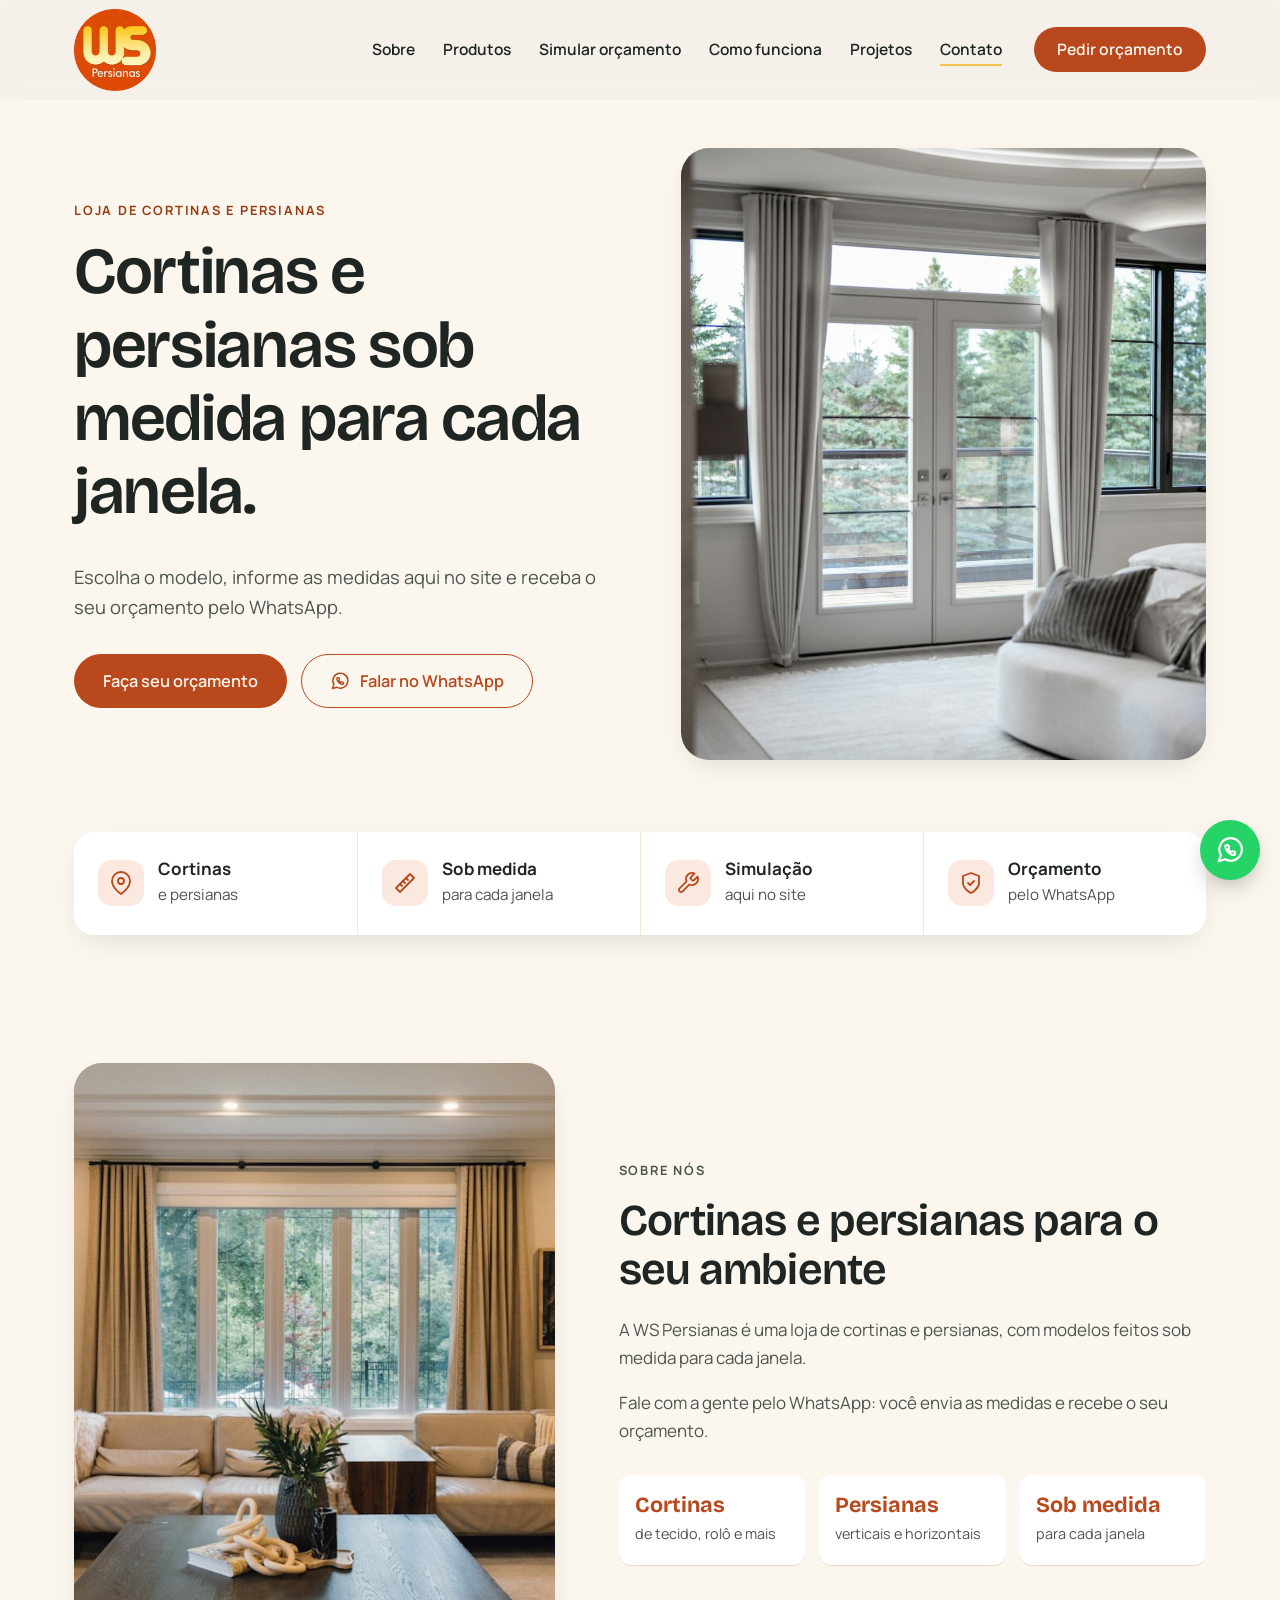
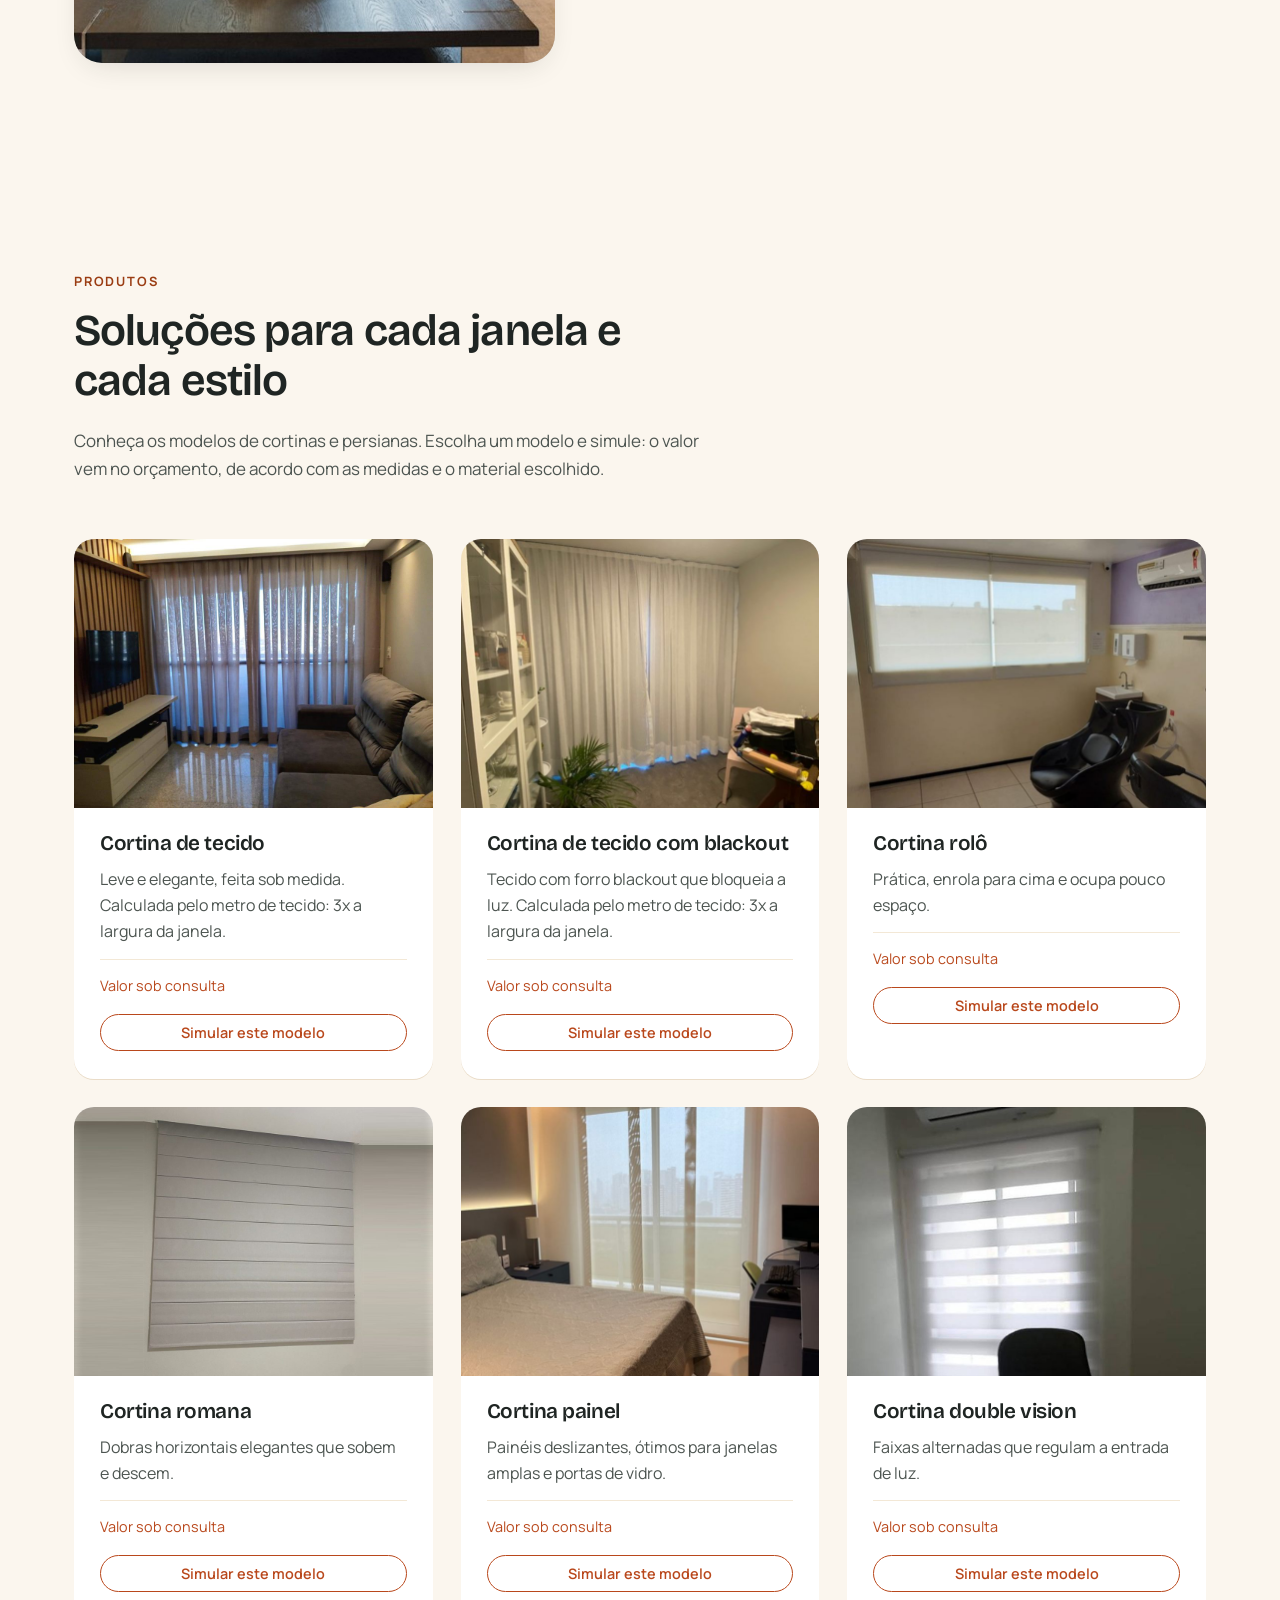
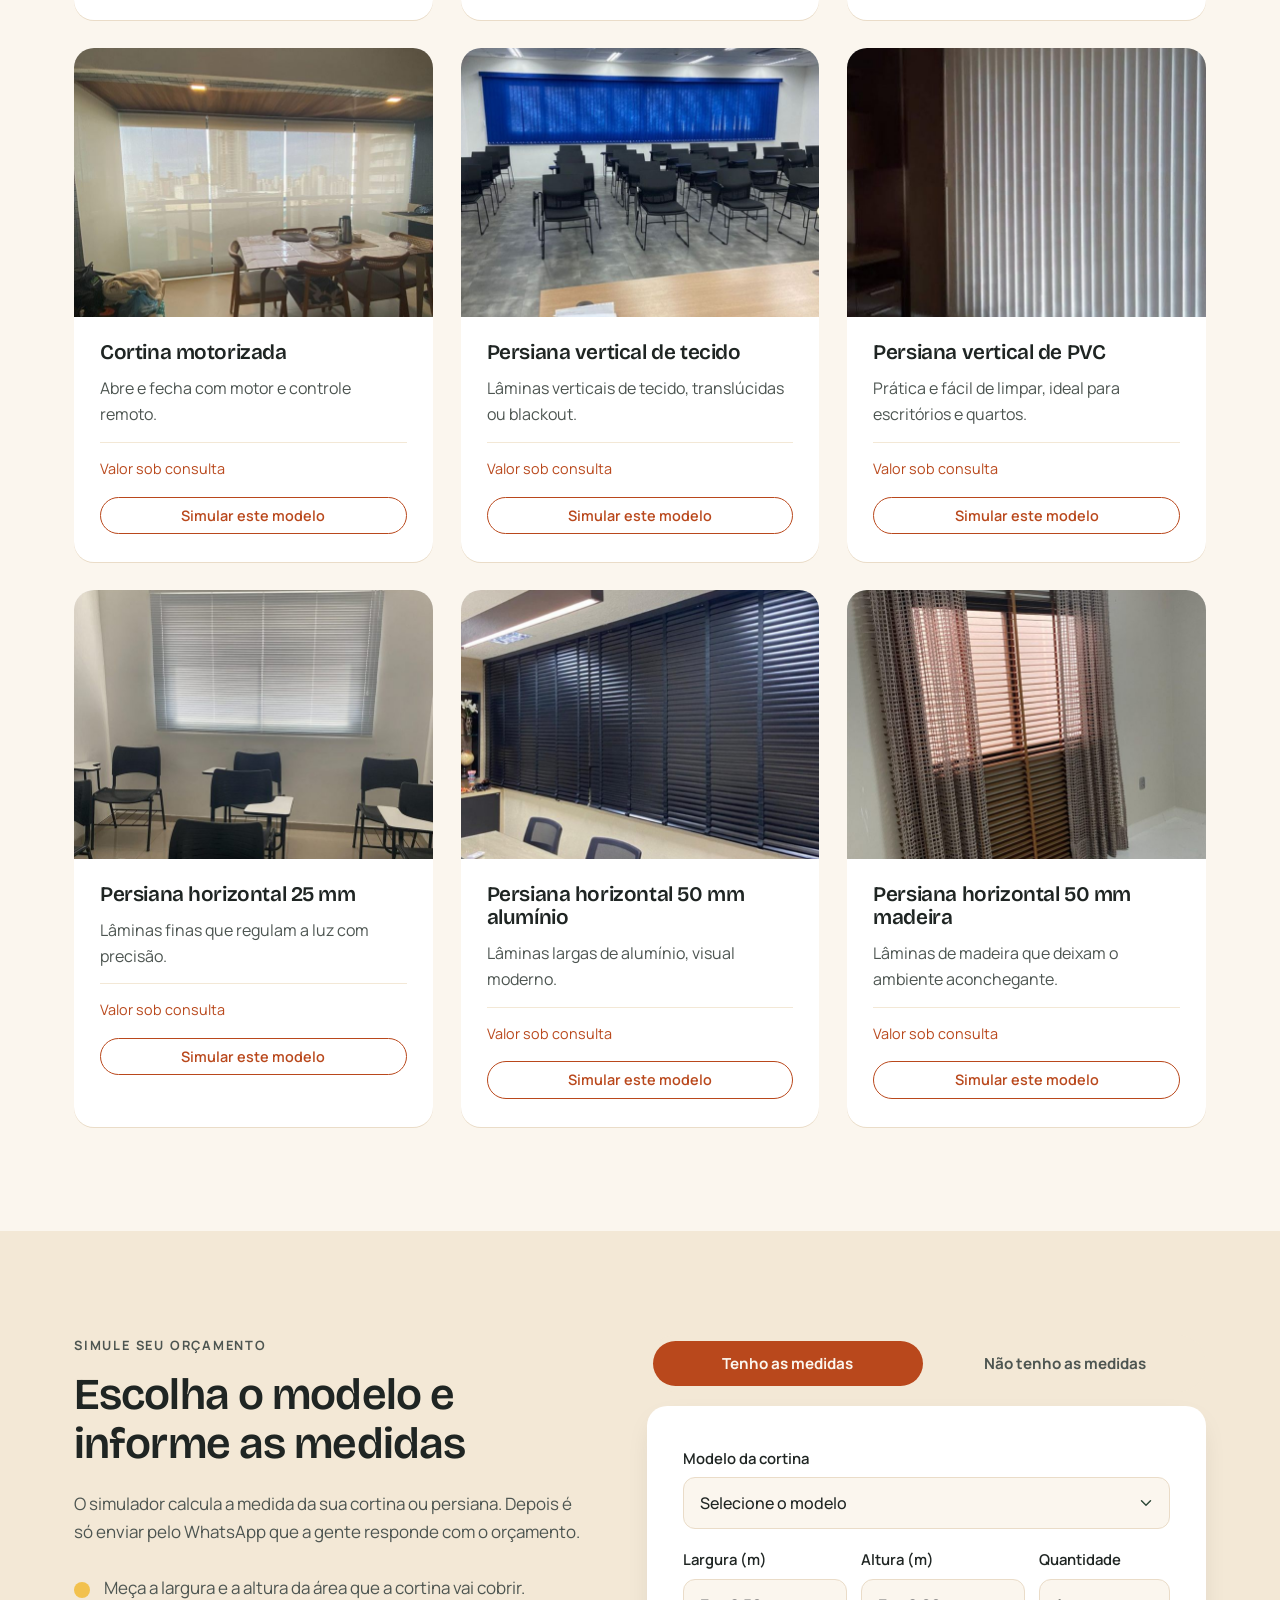
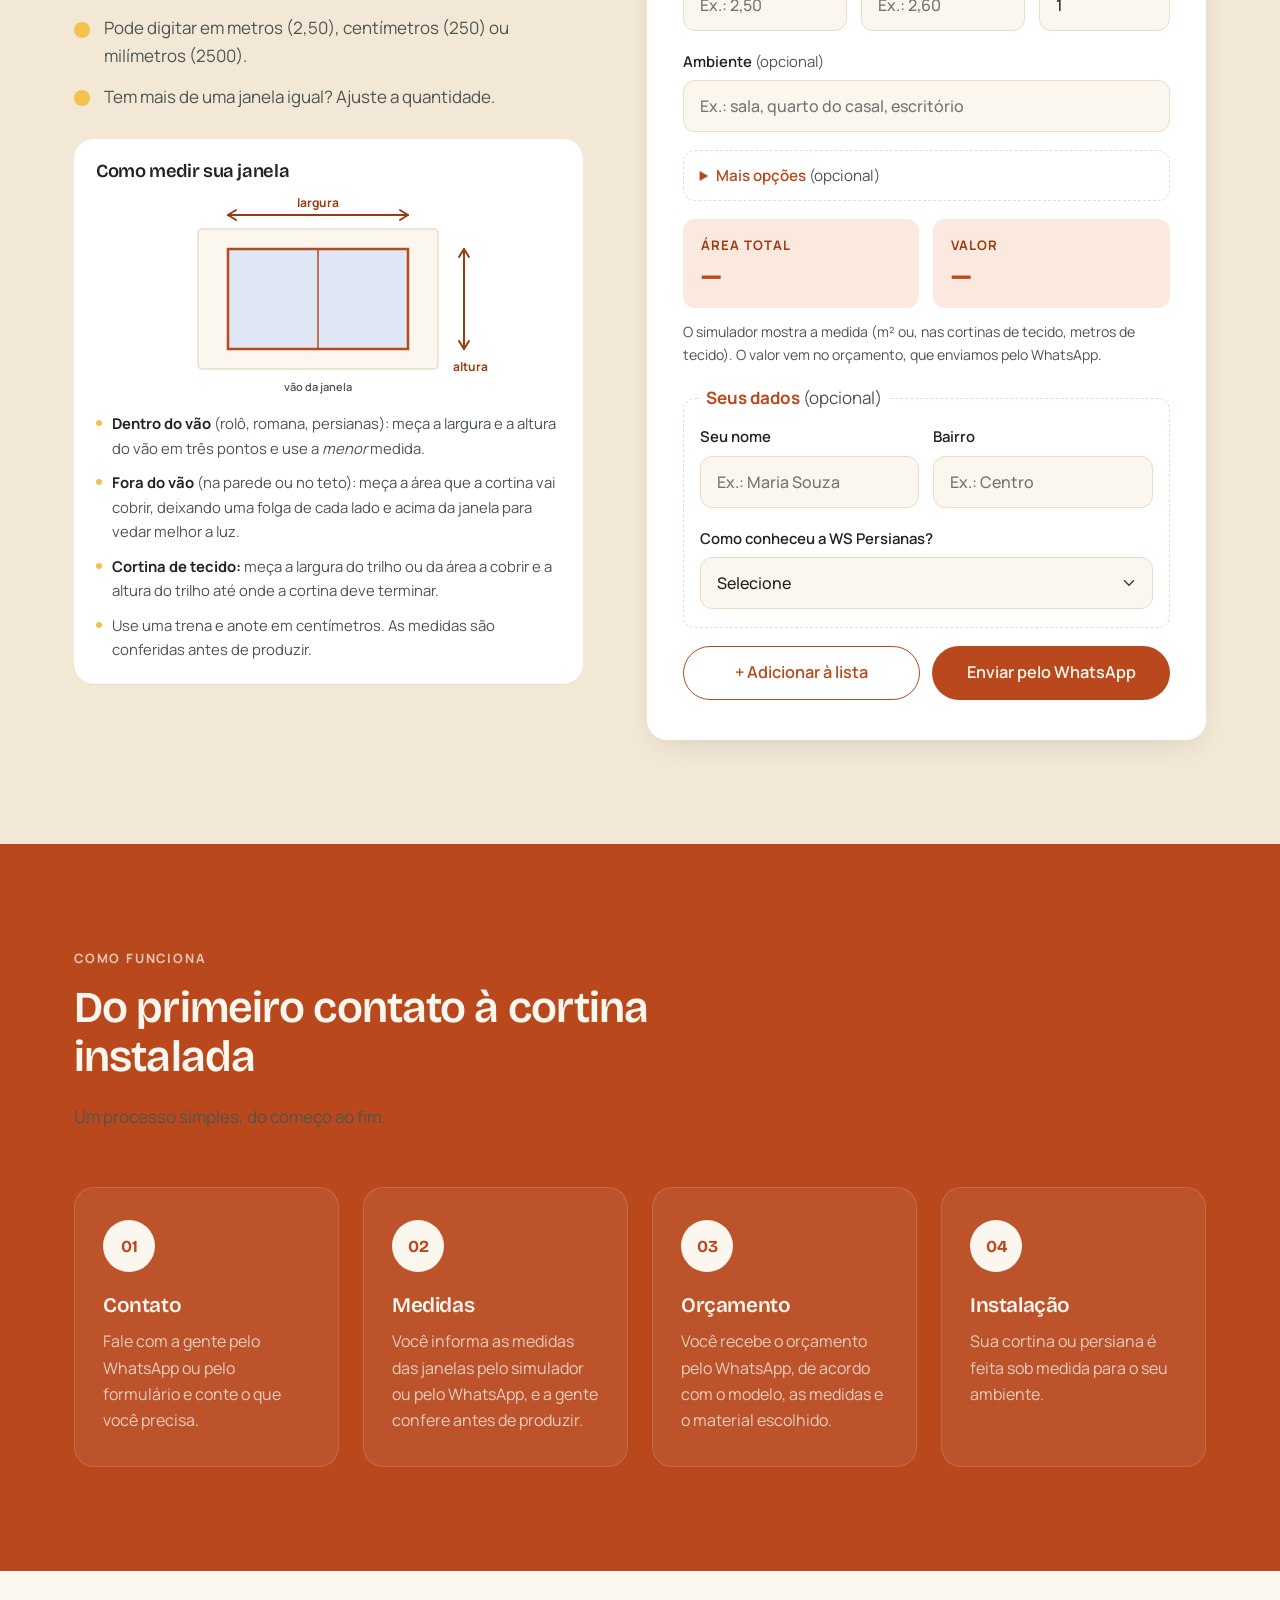
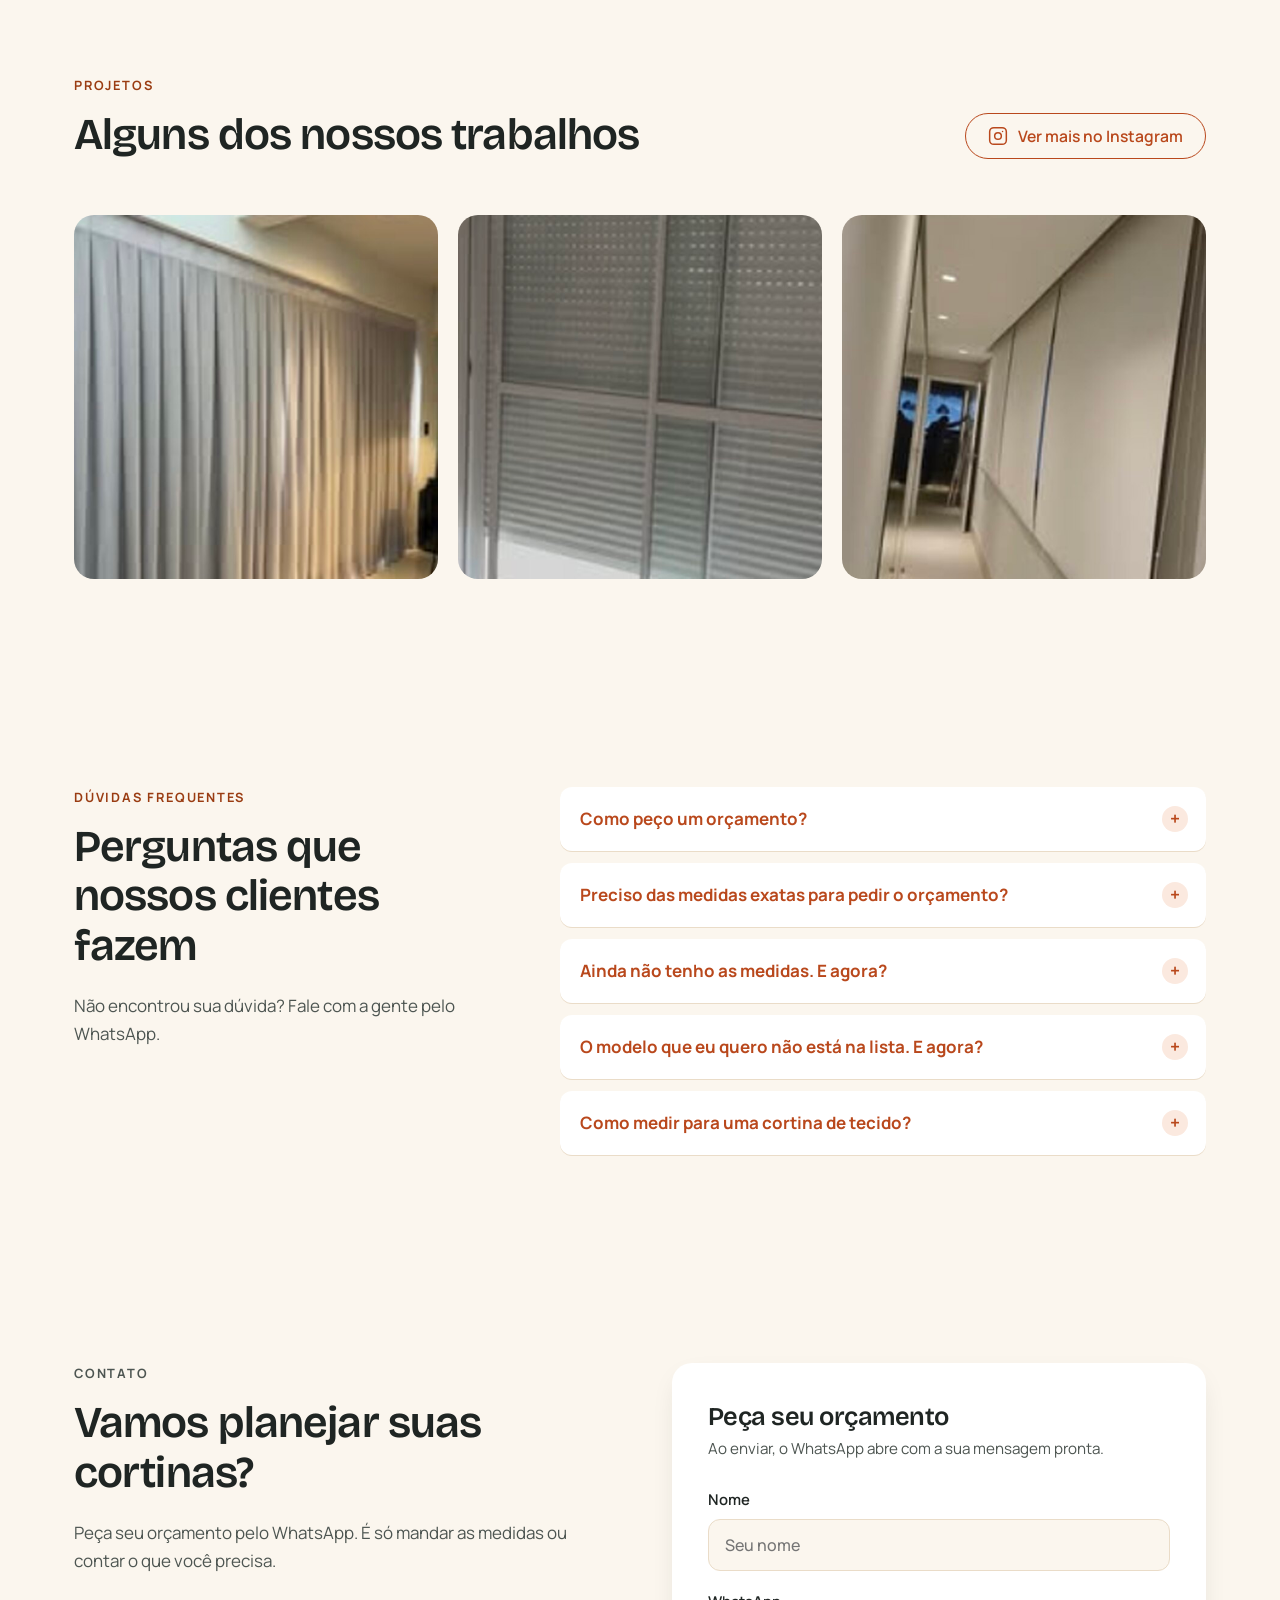
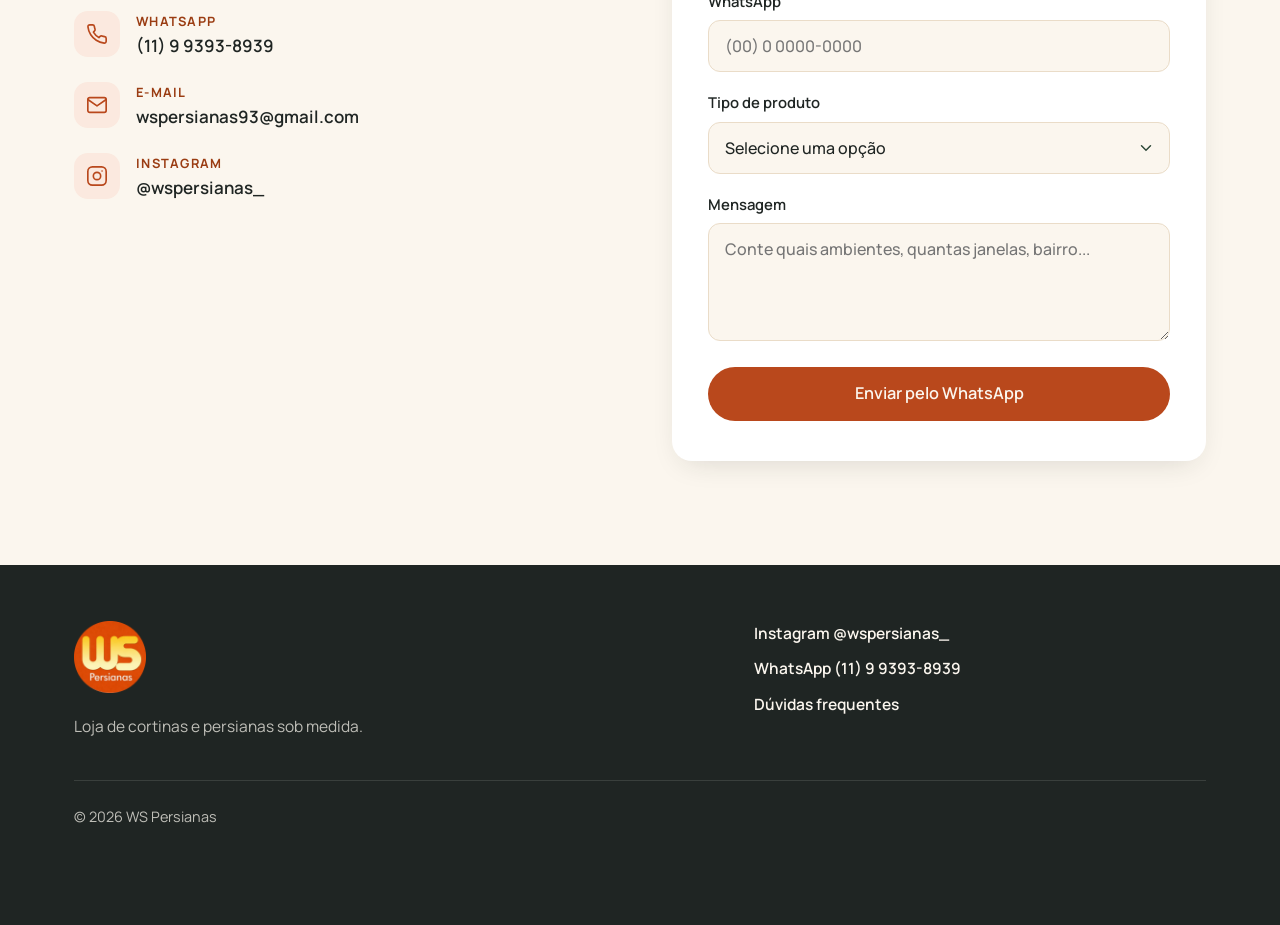
<file: index.html>
<!DOCTYPE html>
<html lang="pt-BR">
<head>
  <meta charset="UTF-8">
  <meta name="viewport" content="width=device-width, initial-scale=1">

  <!-- SEO básico -->
  <title>WS Persianas | Cortinas e persianas sob medida</title>
  <meta name="description" content="WS Persianas: loja de cortinas e persianas sob medida. Simule as medidas no site e peça seu orçamento pelo WhatsApp.">
  <meta name="theme-color" content="#B9481C">
  <!-- Prévia para apresentar à cliente: fora do Google até ser aprovada. Remova esta linha ao publicar de vez. -->
  <meta name="robots" content="noindex">

  <!-- Open Graph (aparência do link no WhatsApp, Facebook, etc.) -->
  <meta property="og:type" content="website">
  <meta property="og:locale" content="pt_BR">
  <meta property="og:site_name" content="WS Persianas">
  <meta property="og:title" content="WS Persianas | Cortinas e persianas sob medida">
  <meta property="og:description" content="Cortinas e persianas sob medida. Simule as medidas e peça seu orçamento pelo WhatsApp.">
  <meta property="og:image" content="img/og-image.jpg">
  <meta property="og:image:alt" content="Logo da WS Persianas">
  <meta name="twitter:card" content="summary_large_image">

  <link rel="icon" href="img/favicon.png" type="image/png">
  <link rel="apple-touch-icon" href="img/favicon-180.png">

  <link rel="preconnect" href="https://fonts.googleapis.com">
  <link rel="preconnect" href="https://fonts.gstatic.com" crossorigin>
  <link href="https://fonts.googleapis.com/css2?family=Bricolage+Grotesque:opsz,wght@12..96,500;12..96,600;12..96,700&family=Manrope:wght@400;500;600;700&display=swap" rel="stylesheet">
  <link rel="stylesheet" href="css/style.css?v=1">

  <script type="application/ld+json">
  {
    "@context": "https://schema.org",
    "@type": "HomeAndConstructionBusiness",
    "name": "WS Persianas",
    "description": "Loja de cortinas e persianas sob medida.",
    "telephone": "+55 11 99393-8939",
    "email": "wspersianas93@gmail.com",
    "sameAs": ["https://www.instagram.com/wspersianas_/"]
  }
  </script>
</head>
<body>

  <a class="skip-link" href="#conteudo">Pular para o conteúdo</a>

  <!-- 1. CABEÇALHO -->
  <header class="header" id="topo">
    <div class="container header__inner">
      <a href="#topo" class="logo" aria-label="WS Persianas, voltar ao início">
        <img src="img/logo-ws.png" alt="WS Persianas" width="600" height="600">
      </a>

      <nav class="nav" id="menu" aria-label="Menu principal">
        <ul class="nav__list">
          <li><a href="#sobre" class="nav__link">Sobre</a></li>
          <li><a href="#produtos" class="nav__link">Produtos</a></li>
          <li><a href="#simulador" class="nav__link">Simular orçamento</a></li>
          <li><a href="#como-funciona" class="nav__link">Como funciona</a></li>
          <li><a href="#projetos" class="nav__link">Projetos</a></li>
          <li><a href="#contato" class="nav__link">Contato</a></li>
        </ul>
        <a href="#contato" class="btn btn--primary nav__cta">Pedir orçamento</a>
      </nav>

      <button class="hamburger" type="button" aria-label="Abrir menu" aria-expanded="false" aria-controls="menu">
        <span></span><span></span><span></span>
      </button>
    </div>
  </header>

  <main id="conteudo">

    <!-- 2. HERO -->
    <section class="hero">
      <div class="container hero__inner">
        <div class="hero__text">
          <p class="eyebrow">Loja de cortinas e persianas</p>
          <h1>Cortinas e persianas sob medida para cada janela.</h1>
          <p class="hero__lead">Escolha o modelo, informe as medidas aqui no site e receba o seu orçamento pelo WhatsApp.</p>
          <div class="hero__actions">
            <a href="#simulador" class="btn btn--primary btn--lg">Faça seu orçamento</a>
            <a href="https://wa.me/5511993938939" class="btn btn--outline btn--lg" data-whatsapp data-msg="Olá, WS Persianas! Vim pelo site e gostaria de mais informações." target="_blank" rel="noopener">
              <svg class="icon" viewBox="0 0 24 24" aria-hidden="true"><path d="M3 21l1.65-4.95A9 9 0 1 1 8 19.4L3 21z"/><g transform="translate(7.3 7.3) scale(.4)" stroke-width="4"><path d="M22 16.92v3a2 2 0 0 1-2.18 2 19.79 19.79 0 0 1-8.63-3.07 19.5 19.5 0 0 1-6-6 19.79 19.79 0 0 1-3.07-8.67A2 2 0 0 1 4.11 2h3a2 2 0 0 1 2 1.72 12.84 12.84 0 0 0 .7 2.81 2 2 0 0 1-.45 2.11L8.09 9.91a16 16 0 0 0 6 6l1.27-1.27a2 2 0 0 1 2.11-.45 12.84 12.84 0 0 0 2.81.7A2 2 0 0 1 22 16.92z"/></g></svg>
              Falar no WhatsApp
            </a>
          </div>
        </div>
        <figure class="hero__media media" data-label="Foto grande: ambiente com cortina instalada (img/hero.jpg)">
          <img src="img/hero.jpg" alt="Sala com cortinas de tecido (foto ilustrativa)" width="900" height="1200" fetchpriority="high">
        </figure>
      </div>
    </section>

    <!-- 3. DIFERENCIAIS -->
    <section class="perks" aria-label="Nossos diferenciais">
      <div class="container">
        <ul class="perks__list">
          <li class="perk">
            <svg class="perk__icon" viewBox="0 0 24 24" aria-hidden="true"><path d="M21 10c0 7-9 13-9 13s-9-6-9-13a9 9 0 0 1 18 0z"/><circle cx="12" cy="10" r="3"/></svg>
            <div><strong>Cortinas</strong><span>e persianas</span></div>
          </li>
          <li class="perk">
            <svg class="perk__icon" viewBox="0 0 24 24" aria-hidden="true"><path d="M3 17 17 3l4 4L7 21z"/><path d="m7 13 2 2M10 10l2 2M13 7l2 2"/></svg>
            <div><strong>Sob medida</strong><span>para cada janela</span></div>
          </li>
          <li class="perk">
            <svg class="perk__icon" viewBox="0 0 24 24" aria-hidden="true"><path d="M14.7 6.3a1 1 0 0 0 0 1.4l1.6 1.6a1 1 0 0 0 1.4 0l3.77-3.77a6 6 0 0 1-7.94 7.94l-6.91 6.91a2.12 2.12 0 0 1-3-3l6.91-6.91a6 6 0 0 1 7.94-7.94l-3.76 3.76z"/></svg>
            <div><strong>Simulação</strong><span>aqui no site</span></div>
          </li>
          <li class="perk">
            <svg class="perk__icon" viewBox="0 0 24 24" aria-hidden="true"><path d="M12 22s8-4 8-10V5l-8-3-8 3v7c0 6 8 10 8 10z"/><path d="m9 12 2 2 4-4"/></svg>
            <div><strong>Orçamento</strong><span>pelo WhatsApp</span></div>
          </li>
        </ul>
      </div>
    </section>

    <!-- SOBRE NÓS -->
    <section class="section" id="sobre">
      <div class="container sobre">
        <figure class="media sobre__media" data-label="Foto: ambiente com cortina (img/sobre.jpg)">
          <img src="img/sobre.jpg" alt="Sala com cortinas sob medida (foto ilustrativa)" loading="lazy" width="900" height="1200">
        </figure>
        <div class="sobre__texto">
          <p class="eyebrow">Sobre nós</p>
          <h2>Cortinas e persianas para o seu ambiente</h2>
          <p>A WS Persianas é uma loja de cortinas e persianas, com modelos feitos sob medida para cada janela.</p>
          <p>Fale com a gente pelo WhatsApp: você envia as medidas e recebe o seu orçamento.</p>
          <ul class="sobre__destaques">
            <li><strong>Cortinas</strong><span>de tecido, rolô e mais</span></li>
            <li><strong>Persianas</strong><span>verticais e horizontais</span></li>
            <li><strong>Sob medida</strong><span>para cada janela</span></li>
          </ul>
        </div>
      </div>
    </section>

    <!-- 4. PRODUTOS -->
    <section class="section" id="produtos">
      <div class="container">
        <div class="section__head">
          <p class="eyebrow">Produtos</p>
          <h2>Soluções para cada janela e cada estilo</h2>
          <p>Conheça os modelos de cortinas e persianas. Escolha um modelo e simule: o valor vem no orçamento, de acordo com as medidas e o material escolhido.</p>
        </div>

        <div class="products">          <article class="card product" data-tags="filtrar privacidade">
            <figure class="media product__media" data-label="Foto: cortina de tecido (img/produto-tecido.jpg)">
              <img src="img/produto-tecido.jpg" alt="Cortina de tecido em sala de TV (foto ilustrativa)" loading="lazy" width="960" height="720">
            </figure>
            <div class="product__body">
              <h3>Cortina de tecido</h3>
              <p>Leve e elegante, feita sob medida. Calculada pelo metro de tecido: 3x a largura da janela.</p>
              <p class="product__price">Valor sob consulta</p>
              <button type="button" class="btn btn--outline btn--sm product__sim" data-modelo="Cortina de tecido">Simular este modelo</button>
            </div>
          </article>

          <article class="card product" data-tags="bloquear privacidade">
            <figure class="media product__media" data-label="Foto: cortina de tecido com blackout (img/produto-tecido-blackout.jpg)">
              <img src="img/produto-tecido-blackout.jpg" alt="Cortina de tecido com forro blackout (foto ilustrativa)" loading="lazy" width="720" height="720">
            </figure>
            <div class="product__body">
              <h3>Cortina de tecido com blackout</h3>
              <p>Tecido com forro blackout que bloqueia a luz. Calculada pelo metro de tecido: 3x a largura da janela.</p>
              <p class="product__price">Valor sob consulta</p>
              <button type="button" class="btn btn--outline btn--sm product__sim" data-modelo="Cortina de tecido com blackout">Simular este modelo</button>
            </div>
          </article>
          <article class="card product" data-tags="filtrar bloquear privacidade">
            <figure class="media product__media" data-label="Foto: cortina rolô (img/produto-rolo.jpg)">
              <img src="img/produto-rolo.jpg" alt="Cortina rolô tela solar em janela (foto ilustrativa)" loading="lazy" width="720" height="720">
            </figure>
            <div class="product__body">
              <h3>Cortina rolô</h3>
              <p>Prática, enrola para cima e ocupa pouco espaço.</p>
              <p class="product__price">Valor sob consulta</p>
              <button type="button" class="btn btn--outline btn--sm product__sim" data-modelo="Cortina rolô">Simular este modelo</button>
            </div>
          </article>

          <article class="card product" data-tags="filtrar privacidade">
            <figure class="media product__media" data-label="Foto: cortina romana (img/produto-romana.jpg)">
              <img src="img/produto-romana.jpg" alt="Cortina romana em janela (foto ilustrativa)" loading="lazy" width="960" height="720">
            </figure>
            <div class="product__body">
              <h3>Cortina romana</h3>
              <p>Dobras horizontais elegantes que sobem e descem.</p>
              <p class="product__price">Valor sob consulta</p>
              <button type="button" class="btn btn--outline btn--sm product__sim" data-modelo="Cortina romana">Simular este modelo</button>
            </div>
          </article>

          <article class="card product" data-tags="filtrar privacidade">
            <figure class="media product__media" data-label="Foto: cortina painel (img/produto-painel.jpg)">
              <img src="img/produto-painel.jpg" alt="Cortina painel em quarto com vista (foto ilustrativa)" loading="lazy" width="720" height="720">
            </figure>
            <div class="product__body">
              <h3>Cortina painel</h3>
              <p>Painéis deslizantes, ótimos para janelas amplas e portas de vidro.</p>
              <p class="product__price">Valor sob consulta</p>
              <button type="button" class="btn btn--outline btn--sm product__sim" data-modelo="Cortina painel">Simular este modelo</button>
            </div>
          </article>

          <article class="card product" data-tags="filtrar privacidade">
            <figure class="media product__media" data-label="Foto: cortina double vision (img/produto-double-vision.jpg)">
              <img src="img/produto-double-vision.jpg" alt="Cortina double vision em escritório (foto ilustrativa)" loading="lazy" width="720" height="720">
            </figure>
            <div class="product__body">
              <h3>Cortina double vision</h3>
              <p>Faixas alternadas que regulam a entrada de luz.</p>
              <p class="product__price">Valor sob consulta</p>
              <button type="button" class="btn btn--outline btn--sm product__sim" data-modelo="Cortina double vision">Simular este modelo</button>
            </div>
          </article>

          <article class="card product" data-tags="motorizadas filtrar bloquear">
            <figure class="media product__media" data-label="Foto: cortina motorizada (img/produto-motorizada.jpg)">
              <img src="img/produto-motorizada.jpg" alt="Cortinas rolô motorizadas em sala de jantar com vista (foto ilustrativa)" loading="lazy" width="720" height="720">
            </figure>
            <div class="product__body">
              <h3>Cortina motorizada</h3>
              <p>Abre e fecha com motor e controle remoto.</p>
              <p class="product__price">Valor sob consulta</p>
              <button type="button" class="btn btn--outline btn--sm product__sim" data-modelo="Cortina motorizada">Simular este modelo</button>
            </div>
          </article>

          <article class="card product" data-tags="persianas filtrar bloquear privacidade">
            <figure class="media product__media" data-label="Foto: persiana vertical de tecido (img/produto-vertical-tecido.jpg)">
              <img src="img/produto-vertical-tecido.jpg" alt="Persiana vertical de tecido azul em sala de treinamento (foto ilustrativa)" loading="lazy" width="720" height="720">
            </figure>
            <div class="product__body">
              <h3>Persiana vertical de tecido</h3>
              <p>Lâminas verticais de tecido, translúcidas ou blackout.</p>
              <p class="product__price">Valor sob consulta</p>
              <button type="button" class="btn btn--outline btn--sm product__sim" data-modelo="Persiana vertical de tecido">Simular este modelo</button>
            </div>
          </article>

          <article class="card product" data-tags="persianas privacidade">
            <figure class="media product__media" data-label="Foto: persiana vertical de pvc (img/produto-vertical-pvc.jpg)">
              <img src="img/produto-vertical-pvc.jpg" alt="Persiana vertical de PVC em escritório (foto ilustrativa)" loading="lazy" width="720" height="720">
            </figure>
            <div class="product__body">
              <h3>Persiana vertical de PVC</h3>
              <p>Prática e fácil de limpar, ideal para escritórios e quartos.</p>
              <p class="product__price">Valor sob consulta</p>
              <button type="button" class="btn btn--outline btn--sm product__sim" data-modelo="Persiana vertical de PVC">Simular este modelo</button>
            </div>
          </article>

          <article class="card product" data-tags="persianas filtrar privacidade">
            <figure class="media product__media" data-label="Foto: persiana horizontal 25 mm (img/produto-horizontal-25.jpg)">
              <img src="img/produto-horizontal-25.jpg" alt="Persiana horizontal 25 mm em sala de aula (foto ilustrativa)" loading="lazy" width="720" height="720">
            </figure>
            <div class="product__body">
              <h3>Persiana horizontal 25 mm</h3>
              <p>Lâminas finas que regulam a luz com precisão.</p>
              <p class="product__price">Valor sob consulta</p>
              <button type="button" class="btn btn--outline btn--sm product__sim" data-modelo="Persiana horizontal 25 mm">Simular este modelo</button>
            </div>
          </article>

          <article class="card product" data-tags="persianas filtrar privacidade">
            <figure class="media product__media" data-label="Foto: persiana horizontal 50 mm alumínio (img/produto-ph50.jpg)">
              <img src="img/produto-ph50.jpg" alt="Persiana horizontal 50 mm de alumínio preta em sala de reunião (foto ilustrativa)" loading="lazy" width="720" height="720">
            </figure>
            <div class="product__body">
              <h3>Persiana horizontal 50 mm alumínio</h3>
              <p>Lâminas largas de alumínio, visual moderno.</p>
              <p class="product__price">Valor sob consulta</p>
              <button type="button" class="btn btn--outline btn--sm product__sim" data-modelo="Persiana horizontal 50 mm alumínio">Simular este modelo</button>
            </div>
          </article>

          <article class="card product" data-tags="persianas filtrar privacidade">
            <figure class="media product__media" data-label="Foto: persiana horizontal 50 mm madeira (img/produto-horizontal-50-madeira.jpg)">
              <img src="img/produto-horizontal-50-madeira.jpg" alt="Persiana horizontal 50 mm de madeira com cortina de tecido (foto ilustrativa)" loading="lazy" width="720" height="720">
            </figure>
            <div class="product__body">
              <h3>Persiana horizontal 50 mm madeira</h3>
              <p>Lâminas de madeira que deixam o ambiente aconchegante.</p>
              <p class="product__price">Valor sob consulta</p>
              <button type="button" class="btn btn--outline btn--sm product__sim" data-modelo="Persiana horizontal 50 mm madeira">Simular este modelo</button>
            </div>
          </article>
        </div>
      </div>
    </section>

    <!-- 4b. SIMULADOR DE ORÇAMENTO -->
    <section class="section section--soft" id="simulador">
      <div class="container sim">
        <div class="sim__intro">
          <p class="eyebrow">Simule seu orçamento</p>
          <h2>Escolha o modelo e informe as medidas</h2>
          <p>O simulador calcula a medida da sua cortina ou persiana. Depois é só enviar pelo WhatsApp que a gente responde com o orçamento.</p>
          <ul class="sim__tips">
            <li>Meça a largura e a altura da área que a cortina vai cobrir.</li>
            <li>Pode digitar em metros (2,50), centímetros (250) ou milímetros (2500).</li>
            <li>Tem mais de uma janela igual? Ajuste a quantidade.</li>
          </ul>
          <div class="medir">
            <h3>Como medir sua janela</h3>
            <svg class="medir__desenho" viewBox="0 0 340 210" role="img" aria-label="Desenho de uma janela mostrando onde medir a largura e a altura">
              <rect x="40" y="38" width="240" height="140" rx="4" class="medir__parede"/>
              <rect x="70" y="58" width="180" height="100" class="medir__vao"/>
              <line x1="160" y1="58" x2="160" y2="158" class="medir__divisao"/>
              <line x1="70" y1="24" x2="250" y2="24" class="medir__seta"/>
              <polyline points="78,19 70,24 78,29" class="medir__seta"/>
              <polyline points="242,19 250,24 242,29" class="medir__seta"/>
              <text x="160" y="16" class="medir__texto">largura</text>
              <line x1="306" y1="58" x2="306" y2="158" class="medir__seta"/>
              <polyline points="301,66 306,58 311,66" class="medir__seta"/>
              <polyline points="301,150 306,158 311,150" class="medir__seta"/>
              <text x="312" y="180" class="medir__texto">altura</text>
              <text x="160" y="200" class="medir__legenda">vão da janela</text>
            </svg>
            <ul class="medir__passos">
              <li><strong>Dentro do vão</strong> (rolô, romana, persianas): meça a largura e a altura do vão em três pontos e use a <em>menor</em> medida.</li>
              <li><strong>Fora do vão</strong> (na parede ou no teto): meça a área que a cortina vai cobrir, deixando uma folga de cada lado e acima da janela para vedar melhor a luz.</li>
              <li><strong>Cortina de tecido:</strong> meça a largura do trilho ou da área a cobrir e a altura do trilho até onde a cortina deve terminar.</li>
              <li>Use uma trena e anote em centímetros. As medidas são conferidas antes de produzir.</li>
            </ul>
          </div>
        </div>

        <div class="sim__lado">
        <!-- Dois jeitos de simular: com medidas (exato) ou sem medidas (faixa estimada) -->
        <div class="sim__modos" role="tablist" aria-label="Como você quer simular">
          <button type="button" role="tab" class="sim__modo is-ativo" id="modo-medidas" aria-selected="true">Tenho as medidas</button>
          <button type="button" role="tab" class="sim__modo" id="modo-rapido" aria-selected="false">Não tenho as medidas</button>
        </div>

        <!-- Modo rápido: 3 perguntas de toque -> faixa estimada -->
        <div class="card form sim__rapido" id="sim-rapido" hidden>
          <div class="rapido__progresso" aria-hidden="true"><span></span><span></span><span></span></div>

          <div class="rapido__passo is-ativo" data-passo="1">
            <p class="rapido__pergunta">1 de 3 · Para qual ambiente?</p>
            <div class="rapido__opcoes" data-campo="ambiente">
              <button type="button">Sala</button>
              <button type="button">Quarto</button>
              <button type="button">Escritório ou loja</button>
              <button type="button">Varanda ou área externa</button>
              <button type="button">Vários ambientes</button>
            </div>
          </div>

          <div class="rapido__passo" data-passo="2">
            <p class="rapido__pergunta">2 de 3 · O que você procura?</p>
            <div class="rapido__opcoes" data-campo="modelo">
              <button type="button" data-modelo="Cortina de tecido">Cortina de tecido</button>
              <button type="button" data-modelo="Cortina de tecido com blackout">Cortina com blackout</button>
              <button type="button" data-modelo="Cortina rolô">Cortina rolô</button>
              <button type="button" data-modelo="Persiana horizontal 25 mm">Persiana</button>
              <button type="button" data-modelo="Cortina motorizada">Cortina motorizada</button>
              <button type="button" data-modelo="">Ainda não sei</button>
            </div>
          </div>

          <div class="rapido__passo" data-passo="3">
            <p class="rapido__pergunta">3 de 3 · Quantas janelas?</p>
            <div class="rapido__opcoes" data-campo="janelas">
              <button type="button" data-min="1" data-max="1">1</button>
              <button type="button" data-min="2" data-max="2">2</button>
              <button type="button" data-min="3" data-max="5">3 a 5</button>
              <button type="button" data-min="6" data-max="0">Mais de 5</button>
            </div>
          </div>

          <div class="rapido__resultado" id="rapido-resultado" hidden>
            <p class="eyebrow">Estimativa inicial</p>
            <h3 id="rapido-titulo"></h3>
            <p class="rapido__preco" id="rapido-preco"></p>
            <p class="sim__note" id="rapido-nota"></p>
            <p class="rapido__resumo" id="rapido-resumo"></p>
            <div class="sim__actions">
              <a class="btn btn--primary btn--lg" id="rapido-whats" href="#" target="_blank" rel="noopener">Pedir orçamento no WhatsApp</a>
              <button type="button" class="btn btn--outline btn--lg" id="rapido-medidas">Tenho as medidas</button>
            </div>
            <button type="button" class="rapido__refazer" id="rapido-refazer">↺ Refazer simulação</button>
          </div>
        </div>

        <form class="card form sim__form" id="form-simulador" novalidate>
          <div class="field">
            <label for="sim-modelo">Modelo da cortina</label>
            <select id="sim-modelo" name="modelo" required>
              <option value="" disabled selected>Selecione o modelo</option>
              <optgroup label="Cortinas">
                <option data-calculo="tecido" data-alturamax="2.80">Cortina de tecido</option>
                <option data-calculo="tecido" data-alturamax="2.70">Cortina de tecido com blackout</option>
                <option>Cortina rolô</option>
                <option>Cortina romana</option>
                <option>Cortina painel</option>
                <option>Cortina double vision</option>
                <option>Cortina motorizada</option>
              </optgroup>
              <optgroup label="Persianas">
                <option>Persiana vertical de tecido</option>
                <option>Persiana vertical de PVC</option>
                <option>Persiana horizontal 25 mm</option>
                <option>Persiana horizontal 50 mm alumínio</option>
                <option>Persiana horizontal 50 mm madeira</option>
              </optgroup>
            </select>
          </div>

          <div class="sim__row">
            <div class="field">
              <label for="sim-largura">Largura (m)</label>
              <input type="text" id="sim-largura" name="largura" inputmode="decimal" maxlength="7" autocomplete="off" placeholder="Ex.: 2,50" required>
            </div>
            <div class="field">
              <label for="sim-altura">Altura (m)</label>
              <input type="text" id="sim-altura" name="altura" inputmode="decimal" maxlength="7" autocomplete="off" placeholder="Ex.: 2,60" required>
            </div>
            <div class="field sim__qtd">
              <label for="sim-qtd">Quantidade</label>
              <input type="text" id="sim-qtd" name="quantidade" inputmode="numeric" maxlength="2" autocomplete="off" value="1" required>
            </div>
          </div>

          <div class="field">
            <label for="sim-ambiente">Ambiente <span class="field__opt">(opcional)</span></label>
            <input type="text" id="sim-ambiente" name="ambiente" placeholder="Ex.: sala, quarto do casal, escritório">
          </div>

          <!-- Acessório opcional: aparece só nos modelos com data-guia (cortina rolô) -->
          <label class="sim__opcional" id="sim-guia-campo" hidden>
            <input type="checkbox" id="sim-guia" name="guia">
            Incluir guia <span class="field__opt">(opcional)</span>
          </label>

          <details class="sim__extras">
            <summary>Mais opções <span class="field__opt">(opcional)</span></summary>
            <div class="sim__row sim__row--2">
              <div class="field">
                <label for="sim-acionamento">Acionamento</label>
                <select id="sim-acionamento" name="acionamento">
                  <option value="">Tanto faz</option>
                  <option>Manual</option>
                  <option>Motorizado</option>
                </select>
              </div>
              <div class="field">
                <label for="sim-comando">Lado do comando</label>
                <select id="sim-comando" name="comando">
                  <option value="">Tanto faz</option>
                  <option>Esquerdo</option>
                  <option>Direito</option>
                </select>
              </div>
              <div class="field">
                <label for="sim-instalacao">Instalação</label>
                <select id="sim-instalacao" name="instalacao">
                  <option value="">Não sei</option>
                  <option>Dentro do vão</option>
                  <option>Fora do vão (na parede)</option>
                  <option>No teto</option>
                </select>
              </div>
              <div class="field">
                <label for="sim-cor">Cor ou tecido</label>
                <input type="text" id="sim-cor" name="cor" placeholder="Ex.: linho bege, blackout branco">
              </div>
            </div>
          </details>

          <div class="sim__result" aria-live="polite">
            <div>
              <span id="sim-area-rotulo">Área total</span>
              <strong id="sim-area">—</strong>
            </div>
            <div>
              <span>Valor</span>
              <strong id="sim-valor">—</strong>
            </div>
          </div>
          <p class="sim__note sim__calculo" id="sim-calculo" hidden></p>
          <p class="sim__condicoes" id="sim-condicoes" hidden></p>
          <p class="sim__note" id="sim-nota">O simulador mostra a medida (m² ou, nas cortinas de tecido, metros de tecido). O valor vem no orçamento, que enviamos pelo WhatsApp.</p>

          <fieldset class="sim__cliente">
            <legend>Seus dados <span class="field__opt">(opcional)</span></legend>
            <div class="sim__row sim__row--2">
              <div class="field">
                <label for="sim-cliente">Seu nome</label>
                <input type="text" id="sim-cliente" name="cliente" autocomplete="name" maxlength="60" placeholder="Ex.: Maria Souza">
              </div>
              <div class="field">
                <label for="sim-bairro">Bairro</label>
                <input type="text" id="sim-bairro" name="bairro" maxlength="40" placeholder="Ex.: Centro">
              </div>
            </div>
            <div class="field">
              <label for="sim-origem">Como conheceu a WS Persianas?</label>
              <select id="sim-origem" name="origem">
                <option value="">Selecione</option>
                <option>Instagram</option>
                <option>Google</option>
                <option>Indicação de amigo ou parente</option>
                <option>Arquiteto ou decorador</option>
                <option>Já sou cliente</option>
                <option>Outro</option>
              </select>
            </div>
          </fieldset>

          <p class="form__error" role="alert" hidden></p>

          <div class="sim__actions">
            <button type="button" class="btn btn--outline btn--lg" id="sim-adicionar">+ Adicionar à lista</button>
            <button type="submit" class="btn btn--primary btn--lg">Enviar pelo WhatsApp</button>
          </div>

          <div class="sim__lista" id="sim-lista" hidden>
            <h3>Sua lista de orçamento</h3>
            <ul id="sim-itens"></ul>
            <p class="sim__total">Total estimado: <strong id="sim-total">—</strong></p>
            <p class="sim__condicoes" id="sim-total-condicoes" hidden></p>
            <p class="sim__note">Tem mais janelas? Preencha as medidas acima e clique em "Adicionar à lista". Ao enviar, a lista inteira vai em uma única mensagem.</p>
            <button type="button" class="rapido__refazer" id="sim-refazer">↺ Refazer simulação (limpar a lista)</button>
          </div>
        </form>
        </div>
      </div>
    </section>

    <!-- Resumo antes de enviar para o WhatsApp -->
    <dialog class="sim__confirmar" id="sim-confirmar" aria-labelledby="sim-confirmar-titulo">
      <h3 id="sim-confirmar-titulo">Confira antes de enviar</h3>
      <p class="sim__note">Esta é a mensagem que vai para o nosso WhatsApp:</p>
      <pre class="sim__previa" id="sim-previa"></pre>
      <div class="sim__actions">
        <button type="button" class="btn btn--outline btn--lg" id="sim-voltar">Voltar e ajustar</button>
        <button type="button" class="btn btn--primary btn--lg" id="sim-enviar">Enviar pelo WhatsApp</button>
      </div>
    </dialog>

    <!-- 5. COMO FUNCIONA -->
    <section class="section section--green" id="como-funciona">
      <div class="container">
        <div class="section__head">
          <p class="eyebrow eyebrow--light">Como funciona</p>
          <h2>Do primeiro contato à cortina instalada</h2>
          <p>Um processo simples, do começo ao fim.</p>
        </div>

        <ol class="steps">
          <li class="step">
            <span class="step__num" aria-hidden="true">01</span>
            <h3>Contato</h3>
            <p>Fale com a gente pelo WhatsApp ou pelo formulário e conte o que você precisa.</p>
          </li>
          <li class="step">
            <span class="step__num" aria-hidden="true">02</span>
            <h3>Medidas</h3>
            <p>Você informa as medidas das janelas pelo simulador ou pelo WhatsApp, e a gente confere antes de produzir.</p>
          </li>
          <li class="step">
            <span class="step__num" aria-hidden="true">03</span>
            <h3>Orçamento</h3>
            <p>Você recebe o orçamento pelo WhatsApp, de acordo com o modelo, as medidas e o material escolhido.</p>
          </li>
          <li class="step">
            <span class="step__num" aria-hidden="true">04</span>
            <h3>Instalação</h3>
            <p>Sua cortina ou persiana é feita sob medida para o seu ambiente.</p>
          </li>
        </ol>
      </div>
    </section>

    <!-- 6. PROJETOS -->
    <section class="section" id="projetos">
      <div class="container">
        <div class="section__head section__head--row">
          <div>
            <p class="eyebrow">Projetos</p>
            <h2>Alguns dos nossos trabalhos</h2>
          </div>
          <a href="https://www.instagram.com/wspersianas_/" class="btn btn--outline" target="_blank" rel="noopener" data-instagram>
            <svg class="icon" viewBox="0 0 24 24" aria-hidden="true"><rect x="2" y="2" width="20" height="20" rx="5"/><circle cx="12" cy="12" r="4"/><path d="M17.5 6.5h.01"/></svg>
            Ver mais no Instagram
          </a>
        </div>

        <div class="gallery gallery--3">
          <figure class="media gallery__item" data-label="Foto: Cortina de tecido em ambiente com ar-condicionado, trabalho da WS Persianas (img/trabalho-1.jpg)">
            <img src="img/trabalho-1.jpg" alt="Cortina de tecido em ambiente com ar-condicionado, trabalho da WS Persianas" loading="lazy">
          </figure>
          <figure class="media gallery__item" data-label="Foto: Persiana em janela, trabalho da WS Persianas (img/trabalho-2.jpg)">
            <img src="img/trabalho-2.jpg" alt="Persiana em janela, trabalho da WS Persianas" loading="lazy">
          </figure>
          <figure class="media gallery__item" data-label="Foto: Cortinas em corredor, trabalho da WS Persianas (img/trabalho-3.jpg)">
            <img src="img/trabalho-3.jpg" alt="Cortinas em corredor, trabalho da WS Persianas" loading="lazy">
          </figure>
        </div>
        <div class="gallery__mais">
          <button type="button" class="btn btn--outline" id="galeria-mais">Ver mais projetos</button>
        </div>
      </div>
    </section>

    <!-- PERGUNTAS FREQUENTES -->
    <section class="section" id="duvidas">
      <div class="container faq">
        <div class="section__head">
          <p class="eyebrow">Dúvidas frequentes</p>
          <h2>Perguntas que nossos clientes fazem</h2>
          <p>Não encontrou sua dúvida? Fale com a gente pelo WhatsApp.</p>
        </div>

        <div class="faq__lista">
          <details class="faq__item">
            <summary>Como peço um orçamento?</summary>
            <p>Use o simulador aqui do site: escolha o modelo, informe as medidas e envie pelo WhatsApp. Se preferir, chame direto no WhatsApp e conte o que você precisa.</p>
          </details>
          <details class="faq__item">
            <summary>Preciso das medidas exatas para pedir o orçamento?</summary>
            <p>Não. Medidas aproximadas já servem para o orçamento. As medidas finais são conferidas antes de produzir.</p>
          </details>
          <details class="faq__item">
            <summary>Ainda não tenho as medidas. E agora?</summary>
            <p>No simulador, toque em "Não tenho as medidas" e responda 3 perguntas rápidas. A mensagem vai pronta para o WhatsApp e a gente orienta você.</p>
          </details>
          <details class="faq__item">
            <summary>O modelo que eu quero não está na lista. E agora?</summary>
            <p>Chame a gente no WhatsApp e conte o que você procura.</p>
          </details>
          <details class="faq__item">
            <summary>Como medir para uma cortina de tecido?</summary>
            <p>Meça a largura do trilho ou da área que a cortina vai cobrir e a altura do trilho até onde a cortina deve terminar. Use uma trena e anote em centímetros.</p>
          </details>
        </div>
      </div>
    </section>

    <!-- 7. CONTATO -->
    <section class="section" id="contato">
      <div class="container contact">
        <div class="contact__info">
          <p class="eyebrow">Contato</p>
          <h2>Vamos planejar suas cortinas?</h2>
          <p>Peça seu orçamento pelo WhatsApp. É só mandar as medidas ou contar o que você precisa.</p>

          <ul class="contact__list">
            <li>
              <svg class="icon" viewBox="0 0 24 24" aria-hidden="true"><path d="M22 16.92v3a2 2 0 0 1-2.18 2 19.79 19.79 0 0 1-8.63-3.07 19.5 19.5 0 0 1-6-6 19.79 19.79 0 0 1-3.07-8.67A2 2 0 0 1 4.11 2h3a2 2 0 0 1 2 1.72 12.84 12.84 0 0 0 .7 2.81 2 2 0 0 1-.45 2.11L8.09 9.91a16 16 0 0 0 6 6l1.27-1.27a2 2 0 0 1 2.11-.45 12.84 12.84 0 0 0 2.81.7A2 2 0 0 1 22 16.92z"/></svg>
              <div><span>WhatsApp</span><a href="https://wa.me/5511993938939" data-whatsapp target="_blank" rel="noopener">(11) 9 9393-8939</a></div>
            </li>
            <li>
              <svg class="icon" viewBox="0 0 24 24" aria-hidden="true"><path d="M4 4h16a2 2 0 0 1 2 2v12a2 2 0 0 1-2 2H4a2 2 0 0 1-2-2V6a2 2 0 0 1 2-2z"/><path d="m22 6-10 7L2 6"/></svg>
              <div><span>E-mail</span><a href="mailto:wspersianas93@gmail.com">wspersianas93@gmail.com</a></div>
            </li>
            <li>
              <svg class="icon" viewBox="0 0 24 24" aria-hidden="true"><rect x="2" y="2" width="20" height="20" rx="5"/><circle cx="12" cy="12" r="4"/><path d="M17.5 6.5h.01"/></svg>
              <div><span>Instagram</span><a href="https://www.instagram.com/wspersianas_/" data-instagram target="_blank" rel="noopener">@wspersianas_</a></div>
            </li>
          </ul>
        </div>

        <form class="card form" id="form-orcamento" novalidate>
          <h3>Peça seu orçamento</h3>
          <p class="form__hint">Ao enviar, o WhatsApp abre com a sua mensagem pronta.</p>

          <div class="field">
            <label for="nome">Nome</label>
            <input type="text" id="nome" name="nome" autocomplete="name" placeholder="Seu nome" required>
          </div>

          <div class="field">
            <label for="whatsapp">WhatsApp</label>
            <input type="tel" id="whatsapp" name="whatsapp" autocomplete="tel" inputmode="numeric" maxlength="16" placeholder="(00) 0 0000-0000" required>
          </div>

          <div class="field">
            <label for="produto">Tipo de produto</label>
            <select id="produto" name="produto" required>
              <option value="" disabled selected>Selecione uma opção</option>
              <option>Cortina de tecido</option>
              <option>Cortina de tecido com blackout</option>
              <option>Cortina rolô</option>
              <option>Cortina romana</option>
              <option>Cortina painel</option>
              <option>Cortina double vision</option>
              <option>Cortina motorizada</option>
              <option>Persiana vertical de tecido</option>
              <option>Persiana vertical de PVC</option>
              <option>Persiana horizontal 25 mm</option>
              <option>Persiana horizontal 50 mm alumínio</option>
              <option>Persiana horizontal 50 mm madeira</option>
              <option>Ainda não sei / quero orientação</option>
            </select>
          </div>

          <div class="field">
            <label for="mensagem">Mensagem</label>
            <textarea id="mensagem" name="mensagem" rows="4" placeholder="Conte quais ambientes, quantas janelas, bairro..."></textarea>
          </div>

          <p class="form__error" role="alert" hidden></p>

          <button type="submit" class="btn btn--primary btn--lg btn--block">Enviar pelo WhatsApp</button>
        </form>
      </div>
    </section>
  </main>

  <!-- 8. RODAPÉ -->
  <footer class="footer">
    <div class="container footer__inner">
      <div class="footer__brand">
        <a href="#topo" class="logo logo--light" aria-label="WS Persianas, voltar ao início">
          <img src="img/logo-ws.png" alt="WS Persianas" width="600" height="600" loading="lazy">
        </a>
        <p>Loja de cortinas e persianas sob medida.</p>
      </div>

      <ul class="footer__links">
        <li><a href="https://www.instagram.com/wspersianas_/" target="_blank" rel="noopener" data-instagram>Instagram @wspersianas_</a></li>
        <li><a href="https://wa.me/5511993938939" target="_blank" rel="noopener" data-whatsapp>WhatsApp (11) 9 9393-8939</a></li>
        <li><a href="#duvidas">Dúvidas frequentes</a></li>
      </ul>

      <p class="footer__legal">© <span id="ano">2026</span> WS Persianas</p>
    </div>
  </footer>

  <!-- Botão flutuante de WhatsApp -->
  <a href="https://wa.me/5511993938939" class="whatsapp-float" data-whatsapp data-msg="Olá, WS Persianas! Vim pelo site e gostaria de um orçamento." target="_blank" rel="noopener" aria-label="Conversar no WhatsApp">
    <svg viewBox="0 0 24 24" aria-hidden="true"><path d="M3 21l1.65-4.95A9 9 0 1 1 8 19.4L3 21z"/><g transform="translate(7.3 7.3) scale(.4)" stroke-width="4"><path d="M22 16.92v3a2 2 0 0 1-2.18 2 19.79 19.79 0 0 1-8.63-3.07 19.5 19.5 0 0 1-6-6 19.79 19.79 0 0 1-3.07-8.67A2 2 0 0 1 4.11 2h3a2 2 0 0 1 2 1.72 12.84 12.84 0 0 0 .7 2.81 2 2 0 0 1-.45 2.11L8.09 9.91a16 16 0 0 0 6 6l1.27-1.27a2 2 0 0 1 2.11-.45 12.84 12.84 0 0 0 2.81.7A2 2 0 0 1 22 16.92z"/></g></svg>
  </a>

  <script src="js/main.js?v=1" defer></script>
</body>
</html>
</file>
<file: css/style.css>
/* =========================================================
   WS Persianas — estilos
   ========================================================= */

:root {
  --azul: #B9481C;
  --azul-escuro: #7E2E0F;
  --azul-claro: #FBE9DF;
  --areia: #FBF6EE;
  --areia-escura: #F3E8D6;
  --laranja: #F2C14E;
  --laranja-texto: #9A3C12;
  --grafite: #1F2523;
  --texto-suave: #4d5551;
  --branco: #ffffff;
  --borda: #EADCC8;
  --placeholder: #d6d4cf;

  --fonte-titulo: "Bricolage Grotesque", Georgia, serif;
  --fonte-texto: "Manrope", system-ui, -apple-system, "Segoe UI", sans-serif;

  --raio: 20px;
  --raio-sm: 12px;
  --sombra: 0 10px 30px -12px rgba(31, 37, 35, .18);
  --header-h: 100px;
  --container: 1180px;
}

/* ---------- Base ---------- */
*,
*::before,
*::after { box-sizing: border-box; }

html {
  scroll-behavior: smooth;
  -webkit-text-size-adjust: 100%;
}

body {
  margin: 0;
  font-family: var(--fonte-texto);
  font-size: 1.0625rem;
  line-height: 1.65;
  color: var(--grafite);
  background: var(--areia);
  -webkit-font-smoothing: antialiased;
}

body.menu-aberto { overflow: hidden; }

h1, h2, h3 {
  font-family: var(--fonte-titulo);
  line-height: 1.12;
  letter-spacing: -.02em;
  margin: 0 0 .5em;
  font-weight: 600;
}
h1 { font-size: clamp(2.4rem, 5.2vw, 4.1rem); }
h2 { font-size: clamp(1.9rem, 3.6vw, 2.75rem); }
h3 { font-size: 1.3rem; }

p { margin: 0 0 1em; }
a { color: inherit; }
img { display: block; max-width: 100%; height: auto; }
ul, ol { list-style: none; margin: 0; padding: 0; }
figure, blockquote { margin: 0; }
address { font-style: normal; }

section[id] { scroll-margin-top: calc(var(--header-h) + 8px); }

.container {
  width: 100%;
  max-width: var(--container);
  margin-inline: auto;
  padding-inline: 24px;
}

.skip-link {
  position: absolute;
  left: 16px;
  top: -60px;
  z-index: 200;
  background: var(--azul);
  color: var(--areia);
  padding: 10px 16px;
  border-radius: var(--raio-sm);
}
.skip-link:focus { top: 12px; }

:focus-visible {
  outline: 3px solid var(--laranja);
  outline-offset: 3px;
}

.icon {
  width: 20px;
  height: 20px;
  flex-shrink: 0;
  fill: none;
  stroke: currentColor;
  stroke-width: 1.8;
  stroke-linecap: round;
  stroke-linejoin: round;
}

.eyebrow {
  font-size: .8rem;
  font-weight: 700;
  letter-spacing: .14em;
  text-transform: uppercase;
  color: var(--laranja-texto);
  margin-bottom: 14px;
}
.eyebrow--light { color: #F7A867; }

/* ---------- Botões ---------- */
.btn {
  display: inline-flex;
  align-items: center;
  justify-content: center;
  gap: 10px;
  padding: 12px 22px;
  border-radius: 999px;
  border: 1.5px solid transparent;
  font: 600 .98rem/1.2 var(--fonte-texto);
  text-decoration: none;
  cursor: pointer;
  transition: background-color .2s, color .2s, border-color .2s, transform .2s, box-shadow .2s;
}
.btn:hover { transform: translateY(-1px); }
.btn--lg { padding: 16px 28px; font-size: 1.02rem; }
.btn--block { width: 100%; }

.btn--primary { background: var(--azul); color: var(--areia); }
.btn--primary:hover { background: var(--azul-escuro); box-shadow: var(--sombra); }

.btn--outline { border-color: var(--azul); color: var(--azul); background: transparent; }
.btn--outline:hover { background: var(--azul); color: var(--areia); }

/* ---------- Imagens / espaços reservados ---------- */
.media {
  position: relative;
  overflow: hidden;
  border-radius: var(--raio);
  background: var(--placeholder);
}
.media img {
  width: 100%;
  height: 100%;
  object-fit: cover;
}
/* Quando a foto ainda não existe na pasta img/, mostra um bloco cinza com a descrição */
.media.is-placeholder img { display: none; }
.media.is-placeholder::after {
  content: attr(data-label);
  position: absolute;
  inset: 0;
  display: flex;
  align-items: center;
  justify-content: center;
  padding: 20px;
  text-align: center;
  font-size: .9rem;
  font-weight: 500;
  color: #6c6a64;
  background:
    repeating-linear-gradient(135deg, transparent 0 14px, rgba(255,255,255,.18) 14px 28px),
    var(--placeholder);
}

/* ---------- Cabeçalho ---------- */
.header {
  position: fixed;
  inset: 0 0 auto 0;
  z-index: 100;
  height: var(--header-h);
  background: rgba(244, 241, 234, .9);
  backdrop-filter: saturate(1.4) blur(10px);
  -webkit-backdrop-filter: saturate(1.4) blur(10px);
  transition: box-shadow .25s, border-color .25s;
  border-bottom: 1px solid transparent;
}
.header.is-scrolled {
  border-bottom-color: var(--borda);
  box-shadow: 0 6px 20px -16px rgba(31, 37, 35, .5);
}
.header__inner {
  height: 100%;
  display: flex;
  align-items: center;
  justify-content: space-between;
  gap: 24px;
}

.logo {
  display: inline-flex;
  align-items: center;
  text-decoration: none;
}
.logo img {
  display: block;
  height: 50px;
  width: auto;
}
/* No rodapé escuro, a logo fica sobre um selo claro */
.logo--light {
  padding: 10px 14px;
  border-radius: 14px;
  background: var(--branco);
}
.logo--light img { height: 56px; }

.nav {
  display: flex;
  align-items: center;
  gap: 32px;
}
.nav__list { display: flex; gap: 28px; }
.nav__link {
  position: relative;
  text-decoration: none;
  font-weight: 600;
  font-size: .97rem;
  color: var(--grafite);
  padding: 6px 0;
}
.nav__link::after {
  content: "";
  position: absolute;
  left: 0;
  right: 0;
  bottom: 0;
  height: 2px;
  border-radius: 2px;
  background: var(--laranja);
  transform: scaleX(0);
  transition: transform .25s;
}
.nav__link:hover::after,
.nav__link.is-active::after { transform: scaleX(1); }

.hamburger {
  display: none;
  width: 46px;
  height: 46px;
  border: 0;
  border-radius: 12px;
  background: transparent;
  cursor: pointer;
  padding: 0;
  position: relative;
}
.hamburger span {
  position: absolute;
  left: 12px;
  right: 12px;
  height: 2px;
  border-radius: 2px;
  background: var(--azul);
  transition: transform .25s, opacity .2s;
}
.hamburger span:nth-child(1) { top: 16px; }
.hamburger span:nth-child(2) { top: 22px; }
.hamburger span:nth-child(3) { top: 28px; }
.hamburger[aria-expanded="true"] span:nth-child(1) { transform: translateY(6px) rotate(45deg); }
.hamburger[aria-expanded="true"] span:nth-child(2) { opacity: 0; }
.hamburger[aria-expanded="true"] span:nth-child(3) { transform: translateY(-6px) rotate(-45deg); }

/* ---------- Hero ---------- */
.hero {
  padding: calc(var(--header-h) + 48px) 0 72px;
}
.hero__inner {
  display: grid;
  grid-template-columns: 1.05fr 1fr;
  gap: 56px;
  align-items: center;
}
.hero__lead {
  font-size: 1.15rem;
  color: var(--texto-suave);
  max-width: 34em;
  margin-bottom: 32px;
}
.hero__actions {
  display: flex;
  flex-wrap: wrap;
  gap: 14px;
}
.hero__media {
  aspect-ratio: 6 / 7;
  border-radius: 28px;
  box-shadow: var(--sombra);
}

/* ---------- Diferenciais ---------- */
.perks { padding-bottom: 24px; }
.perks__list {
  display: grid;
  grid-template-columns: repeat(4, 1fr);
  background: var(--branco);
  border-radius: var(--raio);
  box-shadow: var(--sombra);
}
.perk {
  display: flex;
  align-items: center;
  gap: 14px;
  padding: 26px 24px;
}
.perk + .perk { border-left: 1px solid var(--areia-escura); }
.perk__icon {
  width: 46px;
  height: 46px;
  flex-shrink: 0;
  padding: 11px;
  border-radius: 14px;
  background: var(--azul-claro);
  fill: none;
  stroke: var(--azul);
  stroke-width: 1.8;
  stroke-linecap: round;
  stroke-linejoin: round;
}
.perk strong { display: block; font-weight: 700; line-height: 1.3; }
.perk span { color: var(--texto-suave); font-size: .95rem; }

/* ---------- Seções ---------- */
.section { padding: 104px 0; }
.section--soft { background: var(--areia-escura); }
.section--green { background: var(--azul); color: var(--areia); }
.section--green .section__head p { color: rgba(244, 241, 234, .78); }

.section__head {
  max-width: 640px;
  margin-bottom: 56px;
}
.section__head p:last-child { color: var(--texto-suave); margin-bottom: 0; }
.section__head--row {
  max-width: none;
  display: flex;
  align-items: flex-end;
  justify-content: space-between;
  gap: 24px;
  flex-wrap: wrap;
}
.section__head--row h2 { margin-bottom: 0; }

.card {
  background: var(--branco);
  border-radius: var(--raio);
  box-shadow: 0 1px 0 var(--borda);
}

/* ---------- Produtos ---------- */
.products {
  display: grid;
  grid-template-columns: repeat(3, 1fr);
  gap: 28px;
}
.product {
  overflow: hidden;
  transition: transform .25s, box-shadow .25s;
}
.product:hover { transform: translateY(-4px); box-shadow: var(--sombra); }
.product__media {
  aspect-ratio: 4 / 3;
  border-radius: 0;
}
.product__body { padding: 24px 26px 28px; }
.product__body p { color: var(--texto-suave); margin: 0; font-size: 1rem; }
.product__body .product__price {
  margin-top: 14px;
  padding-top: 14px;
  border-top: 1px solid var(--areia-escura);
  color: var(--azul);
  font-size: .9rem;
}
.product__price strong {
  font-family: var(--fonte-titulo);
  font-size: 1.3rem;
  font-weight: 700;
}

.btn--sm { padding: 9px 16px; font-size: .9rem; }
.product__sim { margin-top: 16px; width: 100%; }

/* ---------- Guia de medição ---------- */
.medir {
  margin-top: 28px;
  padding: 22px 22px 8px;
  border-radius: var(--raio);
  background: var(--branco);
  box-shadow: 0 1px 0 var(--borda);
}
.medir h3 { font-size: 1.15rem; margin-bottom: 10px; }
.medir__desenho { display: block; width: 100%; max-width: 340px; margin: 0 auto 10px; }
.medir__parede { fill: var(--areia); stroke: var(--borda); stroke-width: 1.5; }
.medir__vao { fill: #dfe7f5; stroke: var(--azul); stroke-width: 2.5; }
.medir__divisao { stroke: var(--azul); stroke-width: 1.5; }
.medir__seta { fill: none; stroke: var(--laranja-texto); stroke-width: 2; stroke-linecap: round; stroke-linejoin: round; }
.medir__texto { font: 700 12px var(--fonte-texto); fill: var(--laranja-texto); text-anchor: middle; }
.medir__legenda { font: 600 11px var(--fonte-texto); fill: var(--texto-suave); text-anchor: middle; }
.medir__passos { display: grid; gap: 10px; margin-bottom: 14px; }
.medir__passos li { font-size: .93rem; color: var(--texto-suave); padding-left: 16px; position: relative; }
.medir__passos li::before { content: ""; position: absolute; left: 0; top: .6em; width: 6px; height: 6px; border-radius: 50%; background: var(--laranja); }
.medir__passos strong { color: var(--grafite); }

/* ---------- Outros serviços ---------- */
.servicos {
  display: grid;
  grid-template-columns: repeat(3, 1fr);
  gap: 24px;
}
.servico {
  display: flex;
  flex-direction: column;
  align-items: flex-start;
  padding: 30px 28px;
}
.servico__icone {
  width: 54px;
  height: 54px;
  padding: 13px;
  margin-bottom: 18px;
  border-radius: 16px;
  background: var(--azul-claro);
  fill: none;
  stroke: var(--azul);
  stroke-width: 1.8;
  stroke-linecap: round;
  stroke-linejoin: round;
}
.servico p { flex: 1; color: var(--texto-suave); margin-bottom: 20px; }
.servico__precos {
  width: 100%;
  margin: -6px 0 18px;
  border-top: 1px solid var(--areia-escura);
}
.servico__precos li {
  display: flex;
  justify-content: space-between;
  gap: 12px;
  padding: 8px 0;
  border-bottom: 1px solid var(--areia-escura);
  font-size: .9rem;
  color: var(--texto-suave);
}
.servico__precos strong { color: var(--azul); white-space: nowrap; }
.servico__precos small { font-weight: 500; color: var(--texto-suave); }
.servico__simular {
  margin: -6px 0 16px;
  font-weight: 700;
  font-size: .92rem;
  color: var(--azul);
  text-decoration: none;
}
.servico__simular:hover { text-decoration: underline; }

/* ---------- Simulador de orçamento ---------- */
.sim {
  display: grid;
  grid-template-columns: 1fr 1.1fr;
  gap: 64px;
  align-items: start;
}
.sim__intro > p { color: var(--texto-suave); }
.sim__tips {
  display: grid;
  gap: 12px;
  margin-top: 28px;
}
.sim__tips li {
  position: relative;
  padding-left: 30px;
  color: var(--texto-suave);
}
.sim__tips li::before {
  content: "";
  position: absolute;
  left: 0;
  top: .45em;
  width: 16px;
  height: 16px;
  border-radius: 50%;
  background: var(--laranja);
}
.sim__row {
  display: grid;
  grid-template-columns: 1fr 1fr .8fr;
  gap: 14px;
}
.field__opt { font-weight: 400; color: var(--texto-suave); }
.sim__result {
  display: grid;
  grid-template-columns: 1fr 1fr;
  gap: 14px;
  margin: 8px 0 12px;
}
.sim__result div {
  padding: 16px 18px;
  border-radius: var(--raio-sm);
  background: var(--azul-claro);
}
.sim__result span {
  display: block;
  font-size: .82rem;
  font-weight: 700;
  letter-spacing: .08em;
  text-transform: uppercase;
  color: var(--laranja-texto);
}
.sim__result strong {
  display: block;
  margin-top: 4px;
  font-family: var(--fonte-titulo);
  font-size: 1.6rem;
  line-height: 1.2;
  color: var(--azul);
}
.sim__note {
  font-size: .88rem;
  color: var(--texto-suave);
  margin-bottom: 18px;
}
.sim__row--2 { grid-template-columns: 1fr 1fr; }
.sim__min {
  display: inline-block;
  vertical-align: middle;
  margin-left: 6px;
  padding: 2px 8px;
  border-radius: 999px;
  background: var(--laranja);
  color: var(--grafite);
  font: 700 .7rem/1.4 var(--fonte-texto);
  letter-spacing: .04em;
  text-transform: uppercase;
}
.sim__calculo {
  margin: -4px 0 8px;
  font-weight: 600;
  color: var(--azul);
}
.sim__condicoes {
  margin: -4px 0 14px;
  padding: 10px 14px;
  border-radius: var(--raio-sm);
  background: var(--azul-claro);
  color: var(--azul);
  font-size: .9rem;
  line-height: 1.5;
}
.sim__condicoes strong { font-weight: 700; }
.sim__cliente {
  margin: 0 0 18px;
  padding: 12px 16px 0;
  border: 1.5px dashed var(--borda);
  border-radius: var(--raio-sm);
}
.sim__cliente legend { padding: 0 6px; font-weight: 700; color: var(--azul); }
.sim__opcional {
  display: flex;
  align-items: center;
  gap: 10px;
  margin: -4px 0 18px;
  font-weight: 600;
  cursor: pointer;
}
.sim__opcional[hidden] { display: none; }
.sim__opcional input { width: 20px; height: 20px; accent-color: var(--azul); }
.sim__extras {
  margin-bottom: 18px;
  border: 1.5px dashed var(--borda);
  border-radius: var(--raio-sm);
  padding: 12px 16px 0;
}
.sim__extras summary {
  cursor: pointer;
  font-weight: 600;
  font-size: .95rem;
  color: var(--azul);
  padding-bottom: 12px;
}
.sim__extras[open] summary { margin-bottom: 4px; }
/* Escolha do modo: com medidas / sem medidas */
.sim__modos {
  display: grid;
  grid-template-columns: 1fr 1fr;
  gap: 6px;
  padding: 6px;
  margin-bottom: 14px;
  border-radius: 999px;
  background: var(--areia-escura);
}
.sim__modo {
  padding: 12px 10px;
  border: 0;
  border-radius: 999px;
  background: transparent;
  color: var(--texto-suave);
  font: 700 .95rem var(--fonte-texto);
  cursor: pointer;
}
.sim__modo.is-ativo { background: var(--azul); color: var(--areia); }

/* Modo rápido */
.rapido__progresso { display: grid; grid-template-columns: repeat(3, 1fr); gap: 6px; margin-bottom: 18px; }
.rapido__progresso span { height: 6px; border-radius: 99px; background: var(--areia-escura); transition: background .2s; }
.rapido__progresso span.is-feito { background: var(--laranja); }
.rapido__passo { display: none; }
.rapido__passo.is-ativo { display: block; }
.rapido__pergunta { margin: 0 0 14px; font-family: var(--fonte-titulo); font-size: 1.25rem; font-weight: 700; color: var(--azul); }
.rapido__opcoes { display: grid; grid-template-columns: 1fr 1fr; gap: 10px; }
.rapido__opcoes button {
  min-height: 60px;
  padding: 12px;
  border: 1.5px solid var(--borda);
  border-radius: var(--raio-sm);
  background: var(--areia);
  color: var(--grafite);
  font: 600 .98rem var(--fonte-texto);
  text-align: left;
  cursor: pointer;
  transition: border-color .15s, background .15s;
}
.rapido__opcoes button:hover, .rapido__opcoes button:focus-visible { border-color: var(--azul); background: var(--branco); outline: none; }
.rapido__opcoes button.is-escolhido { border-color: var(--azul); background: var(--azul-claro); color: var(--azul); }
.rapido__resultado h3 { margin: 4px 0 6px; font-size: 1.3rem; }
.rapido__preco { margin: 0 0 8px; font-family: var(--fonte-titulo); font-size: 2rem; font-weight: 700; color: var(--azul); }
.rapido__resumo { margin: 0 0 18px; padding: 12px 14px; border-radius: var(--raio-sm); background: var(--areia); font-size: .92rem; line-height: 1.6; }
.rapido__refazer { margin-top: 14px; padding: 6px 0; border: 0; background: none; color: var(--laranja-texto); font: 700 .92rem var(--fonte-texto); cursor: pointer; }

/* Resumo antes de enviar */
.sim__confirmar {
  width: min(560px, calc(100% - 32px));
  border: 0;
  border-radius: var(--raio);
  padding: 24px;
  box-shadow: 0 24px 60px -20px rgba(126, 46, 15, .45);
}
.sim__confirmar::backdrop { background: rgba(126, 46, 15, .4); }
.sim__confirmar h3 { margin: 0 0 6px; font-size: 1.3rem; }
.sim__previa {
  max-height: 46vh;
  overflow: auto;
  margin: 10px 0 18px;
  padding: 14px;
  border-radius: var(--raio-sm);
  background: var(--areia);
  font: 500 .88rem/1.55 var(--fonte-texto);
  white-space: pre-wrap;
  word-break: break-word;
}

.sim__actions {
  display: grid;
  grid-template-columns: 1fr 1fr;
  gap: 12px;
}
.sim__actions .btn { padding-inline: 14px; }
.sim__lista {
  margin-top: 26px;
  padding-top: 22px;
  border-top: 1px solid var(--areia-escura);
}
.sim__lista h3 { font-size: 1.2rem; margin-bottom: 12px; }
.sim__lista ul { display: grid; gap: 10px; margin-bottom: 14px; }
.sim__item {
  display: flex;
  justify-content: space-between;
  align-items: flex-start;
  gap: 12px;
  padding: 12px 14px;
  border-radius: var(--raio-sm);
  background: var(--areia);
  font-size: .93rem;
}
.sim__item strong { display: block; color: var(--azul); }
.sim__item span { color: var(--texto-suave); }
.sim__item-valor { white-space: nowrap; font-weight: 700; color: var(--azul); }
.sim__remover {
  border: 0;
  background: none;
  color: #a2412f;
  font: 600 .85rem var(--fonte-texto);
  cursor: pointer;
  padding: 2px 0 0;
}
.sim__total { font-size: 1.05rem; margin-bottom: 8px; }
.sim__total strong { font-family: var(--fonte-titulo); font-size: 1.4rem; color: var(--azul); }

/* ---------- Como funciona ---------- */
.steps {
  display: grid;
  grid-template-columns: repeat(4, 1fr);
  gap: 24px;
  counter-reset: passo;
}
.step {
  padding: 32px 28px;
  border-radius: var(--raio);
  background: rgba(244, 241, 234, .07);
  border: 1px solid rgba(244, 241, 234, .14);
}
.step__num {
  display: inline-flex;
  align-items: center;
  justify-content: center;
  width: 52px;
  height: 52px;
  margin-bottom: 22px;
  border-radius: 50%;
  background: var(--areia);
  color: var(--azul);
  font: 700 1.05rem var(--fonte-titulo);
}
.step p { color: rgba(244, 241, 234, .78); margin: 0; font-size: 1rem; }

/* ---------- Galeria ---------- */
.gallery {
  display: grid;
  grid-template-columns: repeat(3, 1fr);
  grid-auto-rows: 260px;
  grid-auto-flow: dense;
  gap: 20px;
}
.gallery__item--tall { grid-row: span 2; }
.gallery__item--wide { grid-column: span 2; }

/* ---------- Galeria: foto ampliada ---------- */
.gallery__item { cursor: zoom-in; transition: transform .25s, box-shadow .25s; }
.gallery__item:hover { transform: translateY(-3px); box-shadow: var(--sombra); }
.gallery__item:focus-visible { outline: 3px solid var(--laranja); outline-offset: 3px; }
.lightbox {
  position: fixed;
  inset: 0;
  z-index: 300;
  display: flex;
  align-items: center;
  justify-content: center;
  padding: 56px 16px;
  background: rgba(60, 22, 8, .93);
}
.lightbox[hidden] { display: none; }
.lightbox__fig {
  display: flex;
  flex-direction: column;
  align-items: center;
  gap: 12px;
  max-width: 100%;
  max-height: 100%;
}
.lightbox__fig img {
  max-width: min(1000px, 100%);
  max-height: calc(100vh - 150px);
  width: auto;
  height: auto;
  object-fit: contain;
  border-radius: 12px;
  box-shadow: 0 20px 60px rgba(0, 0, 0, .45);
}
.lightbox__fig figcaption { color: rgba(244, 241, 234, .85); font-size: .92rem; text-align: center; }
.lightbox__btn {
  position: absolute;
  display: grid;
  place-items: center;
  width: 48px;
  height: 48px;
  border: 0;
  border-radius: 50%;
  background: rgba(244, 241, 234, .14);
  color: var(--areia);
  font: 400 1.9rem/1 var(--fonte-texto);
  cursor: pointer;
  transition: background-color .2s;
}
.lightbox__btn:hover { background: rgba(244, 241, 234, .28); }
.lightbox__fechar { top: 14px; right: 14px; font-size: 1.3rem; }
.lightbox__ant { left: 14px; top: 50%; transform: translateY(-50%); }
.lightbox__prox { right: 14px; top: 50%; transform: translateY(-50%); }
@media (max-width: 600px) {
  .lightbox { padding: 64px 8px 72px; }
  .lightbox__ant, .lightbox__prox { top: auto; bottom: 14px; transform: none; }
  .lightbox__ant { left: calc(50% - 60px); }
  .lightbox__prox { right: calc(50% - 60px); }
}

/* ---------- Sobre nós ---------- */
.sobre {
  display: grid;
  grid-template-columns: .9fr 1.1fr;
  gap: 64px;
  align-items: center;
}
.sobre__media {
  aspect-ratio: 4 / 5;
  border-radius: 28px;
  box-shadow: var(--sombra);
}
.sobre__texto > p { color: var(--texto-suave); }
.sobre__destaques {
  display: grid;
  grid-template-columns: repeat(3, 1fr);
  gap: 14px;
  margin-top: 30px;
}
.sobre__destaques li {
  padding: 18px 16px;
  border-radius: var(--raio-sm);
  background: var(--branco);
  box-shadow: 0 1px 0 var(--borda);
}
.sobre__destaques strong {
  display: block;
  font-family: var(--fonte-titulo);
  font-size: 1.35rem;
  line-height: 1.2;
  color: var(--azul);
}
.sobre__destaques span { font-size: .9rem; color: var(--texto-suave); }

/* ---------- Avaliações ---------- */
.google-nota {
  display: inline-flex;
  align-items: center;
  flex-wrap: wrap;
  gap: 4px 10px;
  padding: 12px 18px;
  border-radius: var(--raio-sm);
  background: var(--branco);
  text-decoration: none;
  box-shadow: 0 1px 0 var(--borda);
}
.google-nota strong { font-family: var(--fonte-titulo); font-size: 1.8rem; color: var(--azul); line-height: 1; }
.google-nota__estrelas { color: #f2a51a; letter-spacing: 2px; font-size: 1.1rem; }
.google-nota span:last-child { font-size: .9rem; color: var(--texto-suave); }
.google-nota:hover span:last-child { text-decoration: underline; }
.testimonial__estrelas {
  color: #f2a51a;
  letter-spacing: 3px;
  font-size: 1.15rem;
  margin-bottom: 14px;
}

.google-acoes {
  display: flex;
  flex-wrap: wrap;
  align-items: center;
  gap: 12px;
}

/* ---------- Perguntas frequentes ---------- */
.faq {
  display: grid;
  grid-template-columns: .8fr 1.2fr;
  gap: 56px;
  align-items: start;
}
.faq .section__head { margin-bottom: 0; }
.faq__lista { display: grid; gap: 12px; }
.faq__item {
  border-radius: var(--raio-sm);
  background: var(--branco);
  box-shadow: 0 1px 0 var(--borda);
}
.faq__item summary {
  position: relative;
  list-style: none;
  cursor: pointer;
  padding: 18px 52px 18px 20px;
  font-weight: 700;
  color: var(--azul);
}
.faq__item summary::-webkit-details-marker { display: none; }
.faq__item summary::after {
  content: "+";
  position: absolute;
  right: 18px;
  top: 50%;
  transform: translateY(-50%);
  width: 26px;
  height: 26px;
  display: grid;
  place-items: center;
  border-radius: 50%;
  background: var(--azul-claro);
  color: var(--azul);
  font-size: 1.1rem;
  line-height: 1;
}
.faq__item[open] summary::after { content: "–"; background: var(--laranja); color: var(--grafite); }
.faq__item p {
  margin: 0;
  padding: 0 20px 18px;
  color: var(--texto-suave);
}

/* ---------- Depoimentos ---------- */
.testimonials {
  display: grid;
  grid-template-columns: repeat(3, 1fr);
  gap: 28px;
}
.testimonial {
  display: flex;
  flex-direction: column;
  padding: 34px 30px;
}
.testimonial__quote {
  width: 34px;
  height: 34px;
  margin-bottom: 18px;
  fill: none;
  stroke: var(--laranja);
  stroke-width: 2;
  stroke-linecap: round;
  stroke-linejoin: round;
}
.testimonial blockquote {
  flex: 1;
  font-size: 1.08rem;
  margin-bottom: 26px;
}
.testimonial figcaption {
  padding-top: 18px;
  border-top: 1px solid var(--areia-escura);
}
.testimonial figcaption strong { display: block; }
.testimonial figcaption span { color: var(--texto-suave); font-size: .92rem; }

/* ---------- Contato ---------- */
.contact {
  display: grid;
  grid-template-columns: 1fr 1fr;
  gap: 64px;
  align-items: start;
}
.contact__info > p { color: var(--texto-suave); }
.contact__list {
  display: grid;
  gap: 22px;
  margin-top: 36px;
}
.contact__list li {
  display: flex;
  gap: 16px;
  align-items: flex-start;
}
.contact__list .icon {
  width: 46px;
  height: 46px;
  padding: 12px;
  border-radius: 14px;
  background: var(--azul-claro);
  color: var(--azul);
}
.contact__list span {
  display: block;
  font-size: .8rem;
  font-weight: 700;
  letter-spacing: .1em;
  text-transform: uppercase;
  color: var(--laranja-texto);
}
.contact__list a,
.contact__list address,
.contact__list p {
  margin: 0;
  font-weight: 600;
  text-decoration: none;
  word-break: break-word;
}
.contact__list a:hover { color: var(--azul); text-decoration: underline; }
.contact__mapa {
  margin-top: 32px;
  border-radius: var(--raio);
  overflow: hidden;
  aspect-ratio: 16 / 10;
  background: var(--placeholder);
  box-shadow: var(--sombra);
}
.contact__mapa iframe { display: block; width: 100%; height: 100%; border: 0; }
.contact__rota {
  display: inline-block;
  margin-top: 12px;
  font-weight: 700;
  color: var(--azul);
  text-decoration: none;
}
.contact__rota:hover { text-decoration: underline; }

.form {
  padding: 40px 36px;
  box-shadow: var(--sombra);
}
.form h3 { font-size: 1.6rem; margin-bottom: 4px; }
.form__hint { color: var(--texto-suave); font-size: .95rem; margin-bottom: 26px; }

.field { margin-bottom: 18px; }
.field label {
  display: block;
  font-weight: 600;
  font-size: .93rem;
  margin-bottom: 7px;
}
.field input,
.field select,
.field textarea {
  width: 100%;
  padding: 14px 16px;
  font: 500 1rem var(--fonte-texto);
  color: var(--grafite);
  background: var(--areia);
  border: 1.5px solid var(--borda);
  border-radius: var(--raio-sm);
  transition: border-color .2s, box-shadow .2s, background-color .2s;
  appearance: none;
  -webkit-appearance: none;
}
.field select {
  background-image: url("data:image/svg+xml,%3Csvg xmlns='http://www.w3.org/2000/svg' viewBox='0 0 24 24' fill='none' stroke='%232F4A3A' stroke-width='2' stroke-linecap='round'%3E%3Cpath d='m6 9 6 6 6-6'/%3E%3C/svg%3E");
  background-repeat: no-repeat;
  background-position: right 14px center;
  background-size: 18px;
  padding-right: 44px;
}
.field textarea { resize: vertical; min-height: 110px; }
.field input:focus,
.field select:focus,
.field textarea:focus {
  outline: none;
  border-color: var(--azul);
  background-color: var(--branco);
  box-shadow: 0 0 0 4px rgba(126, 46, 15, .14);
}
.field.is-invalid input,
.field.is-invalid select { border-color: #a2412f; }

.form__error {
  color: #a2412f;
  font-weight: 600;
  font-size: .95rem;
}

/* ---------- Rodapé ---------- */
.footer {
  background: var(--grafite);
  color: rgba(244, 241, 234, .75);
  padding: 56px 0 96px;
  font-size: .97rem;
}
.footer__inner {
  display: grid;
  grid-template-columns: 1.4fr 1fr;
  gap: 32px 48px;
  align-items: start;
}
.footer__brand p { margin: 14px 0 0; }
.footer__links { display: grid; gap: 10px; justify-items: start; }
.footer__links a { text-decoration: none; color: var(--areia); font-weight: 600; }
.footer__links a:hover { text-decoration: underline; }
.footer__legal {
  grid-column: 1 / -1;
  margin: 8px 0 0;
  padding-top: 24px;
  border-top: 1px solid rgba(244, 241, 234, .12);
  font-size: .9rem;
}

/* ---------- WhatsApp flutuante ---------- */
.whatsapp-float {
  position: fixed;
  right: 20px;
  bottom: 20px;
  z-index: 90;
  display: grid;
  place-items: center;
  width: 60px;
  height: 60px;
  border-radius: 50%;
  background: #25D366;
  color: #fff;
  box-shadow: 0 10px 24px -8px rgba(0, 0, 0, .35);
  transition: transform .2s;
}
.whatsapp-float:hover { transform: scale(1.07); }
.whatsapp-float svg {
  width: 30px;
  height: 30px;
  fill: none;
  stroke: currentColor;
  stroke-width: 1.8;
  stroke-linecap: round;
  stroke-linejoin: round;
}

/* ---------- Animação de entrada ---------- */
.reveal { opacity: 0; transform: translateY(18px); transition: opacity .6s ease, transform .6s ease; }
.reveal.is-visible { opacity: 1; transform: none; }

@media (prefers-reduced-motion: reduce) {
  html { scroll-behavior: auto; }
  *, *::before, *::after { transition: none !important; }
  .reveal { opacity: 1; transform: none; }
}

/* =========================================================
   Responsivo
   ========================================================= */
@media (max-width: 1100px) {
  .nav { gap: 20px; }
  .nav__list { gap: 18px; }
  .nav__link { font-size: .92rem; }
}

@media (min-width: 861px) and (max-width: 980px) {
  .nav__cta { display: none; }
}

@media (max-width: 1024px) {
  .products,
  .testimonials { grid-template-columns: repeat(2, 1fr); }
  .steps { grid-template-columns: repeat(2, 1fr); }
  .perks__list { grid-template-columns: repeat(2, 1fr); }
  .perk + .perk { border-left: 0; }
  .perk:nth-child(even) { border-left: 1px solid var(--areia-escura); }
  .perk:nth-child(n+3) { border-top: 1px solid var(--areia-escura); }
  .contact { gap: 40px; }
}

@media (max-width: 860px) {
  :root { --header-h: 80px; }
  .logo img { height: 42px; }

  .hamburger { display: block; }

  .nav {
    position: fixed;
    top: var(--header-h);
    left: 0;
    right: 0;
    height: calc(100dvh - var(--header-h));
    flex-direction: column;
    align-items: stretch;
    gap: 24px;
    padding: 24px 24px 40px;
    background: var(--areia);
    border-top: 1px solid var(--borda);
    transform: translateX(100%);
    visibility: hidden;
    transition: transform .3s ease, visibility .3s;
    overflow-y: auto;
  }
  .nav.is-open { transform: none; visibility: visible; }
  .nav__list { flex-direction: column; gap: 0; }
  .nav__link {
    display: block;
    padding: 18px 4px;
    font-family: var(--fonte-titulo);
    font-size: 1.5rem;
    border-bottom: 1px solid var(--borda);
  }
  .nav__link::after { display: none; }
  .nav__cta { padding: 16px 28px; }

  .hero { padding-top: calc(var(--header-h) + 28px); padding-bottom: 48px; }
  .hero__inner { grid-template-columns: 1fr; gap: 36px; }
  .hero__media { aspect-ratio: 4 / 3; }

  .section { padding: 72px 0; }
  .section__head { margin-bottom: 40px; }

  .contact { grid-template-columns: 1fr; }
  .sim { grid-template-columns: 1fr; gap: 32px; }
  .sobre { grid-template-columns: 1fr; gap: 32px; }
  .faq { grid-template-columns: 1fr; gap: 28px; }
  .servicos { grid-template-columns: 1fr; }
  .sobre__media { aspect-ratio: 4 / 3; }

  .gallery { grid-template-columns: repeat(2, 1fr); grid-auto-rows: 200px; }
  .gallery__item--wide { grid-column: span 2; }
}

@media (max-width: 600px) {
  .container { padding-inline: 16px; }
  body { font-size: 1rem; }

  .hero__actions .btn { width: 100%; }

  .perks__list { grid-template-columns: 1fr; }
  .perk { padding: 18px 20px; }
  .perk:nth-child(even) { border-left: 0; }
  .perk + .perk { border-top: 1px solid var(--areia-escura); }

  .products,
  .testimonials,
  .steps { grid-template-columns: 1fr; gap: 20px; }

  .gallery { gap: 12px; grid-auto-rows: 160px; }

  .form { padding: 28px 20px; }
  .sim__row { grid-template-columns: 1fr 1fr; }
  .sim__qtd { grid-column: 1 / -1; }
  .sim__result strong { font-size: 1.3rem; }
  .sim__row--2, .sim__actions { grid-template-columns: 1fr; }
  .sobre__destaques { grid-template-columns: 1fr; }

  .footer__inner { grid-template-columns: 1fr; }

  .whatsapp-float { right: 16px; bottom: 16px; width: 56px; height: 56px; }
}

/* ---------- Galeria: filtro por ambiente e "ver mais" ---------- */
.gallery__filtros { display: flex; flex-wrap: wrap; gap: 8px; margin: -12px 0 24px; }
.gallery__filtro {
  padding: 8px 16px;
  border: 1.5px solid var(--areia-escura);
  border-radius: 999px;
  background: var(--branco);
  color: var(--azul);
  font: 600 .92rem var(--fonte-texto);
  cursor: pointer;
}
.gallery__filtro:hover { border-color: var(--azul); }
.gallery__filtro.is-ativo { background: var(--azul); border-color: var(--azul); color: var(--areia); }
.gallery__item.is-filtrado { display: none; }
.gallery__mais { display: flex; justify-content: center; margin-top: 28px; }
.gallery__mais[hidden] { display: none; }

/* ---------- Depoimentos: 4 por linha e quem atendeu ---------- */
.testimonials { grid-template-columns: repeat(4, 1fr); gap: 20px; }
.testimonial { padding: 28px 24px; }
.testimonial blockquote { font-size: 1rem; }
.testimonial figcaption .testimonial__atendente {
  display: block;
  width: fit-content;
  margin-top: 8px;
  padding: 3px 10px;
  border-radius: 999px;
  background: var(--azul-claro);
  color: var(--azul);
  font-size: .8rem;
  font-weight: 700;
}
@media (max-width: 1024px) {
  .testimonials { grid-template-columns: repeat(2, 1fr); }
}
/* Celular: os depoimentos passam de lado, um por vez */
@media (max-width: 600px) {
  .testimonials {
    display: flex;
    overflow-x: auto;
    scroll-snap-type: x mandatory;
    gap: 14px;
    margin-inline: -16px;
    padding: 4px 16px 12px;
    scrollbar-width: none;
  }
  .testimonials::-webkit-scrollbar, .gallery__filtros::-webkit-scrollbar { display: none; }
  .testimonial { flex: 0 0 85%; scroll-snap-align: center; }
  .gallery__filtros { flex-wrap: nowrap; overflow-x: auto; margin-inline: -16px; padding: 0 16px 4px; scrollbar-width: none; }
  .gallery__filtro { flex: 0 0 auto; }
}
/* ---------- Página de cada modelo ---------- */
.trilha { font-size: .9rem; color: var(--texto-suave); margin-bottom: 28px; }
.trilha a { color: var(--azul); }
.trilha span[aria-current] { color: var(--grafite); font-weight: 600; }
.hero--modelo .hero__media { aspect-ratio: 1 / 1; }
.hero--modelo .hero__text p:not(.eyebrow):not(.modelo__preco) { color: var(--texto-suave); max-width: 34em; }
.hero--modelo .hero__lead { margin-bottom: 1em; }
.modelo__preco { color: var(--azul); margin: 8px 0 28px; }
.modelo__preco strong { font-family: var(--fonte-titulo); font-size: 1.9rem; font-weight: 700; }
.modelo__info { display: grid; grid-template-columns: repeat(2, 1fr); gap: 28px; }
.modelo__bloco { padding: 30px 32px; }
.modelo__bloco h2 { font-size: 1.5rem; }
.modelo__bloco ul { margin: 0; padding-left: 1.2em; color: var(--texto-suave); }
.modelo__bloco li + li { margin-top: 8px; }
.modelo__fotos { display: grid; grid-template-columns: repeat(auto-fill, minmax(260px, 1fr)); gap: 20px; }
.modelo__foto { aspect-ratio: 4 / 3; }
.modelo__outros { list-style: none; margin: 0; padding: 0; display: flex; flex-wrap: wrap; gap: 10px; }
.modelo__outros a {
  display: inline-block;
  padding: 9px 16px;
  border: 1px solid var(--borda);
  border-radius: 999px;
  background: var(--branco);
  color: var(--azul);
  font-weight: 600;
  font-size: .95rem;
  text-decoration: none;
}
.modelo__outros a:hover { border-color: var(--azul); }
.modelo__voltar { margin-top: 32px; }
.product__mais { display: inline-block; margin-top: 12px; font-weight: 600; font-size: .92rem; color: var(--azul); }
@media (max-width: 860px) {
  .modelo__info { grid-template-columns: 1fr; }
  .modelo__bloco { padding: 24px 22px; }
}

/* ---------- WS Persianas ---------- */
.gallery--3 { grid-template-columns: repeat(3, 1fr); grid-auto-rows: auto; }
.gallery--3 .gallery__item { aspect-ratio: 1 / 1; }
@media (max-width: 600px) { .gallery--3 { grid-template-columns: 1fr 1fr; } .gallery--3 .gallery__item:first-child { grid-column: span 2; } }
.logo img { height: 82px; }
@media (max-width: 860px) { .logo img { height: 60px; } }
.logo--light img { height: 72px; }
.logo--light { background: none; padding: 0; }
</file>
